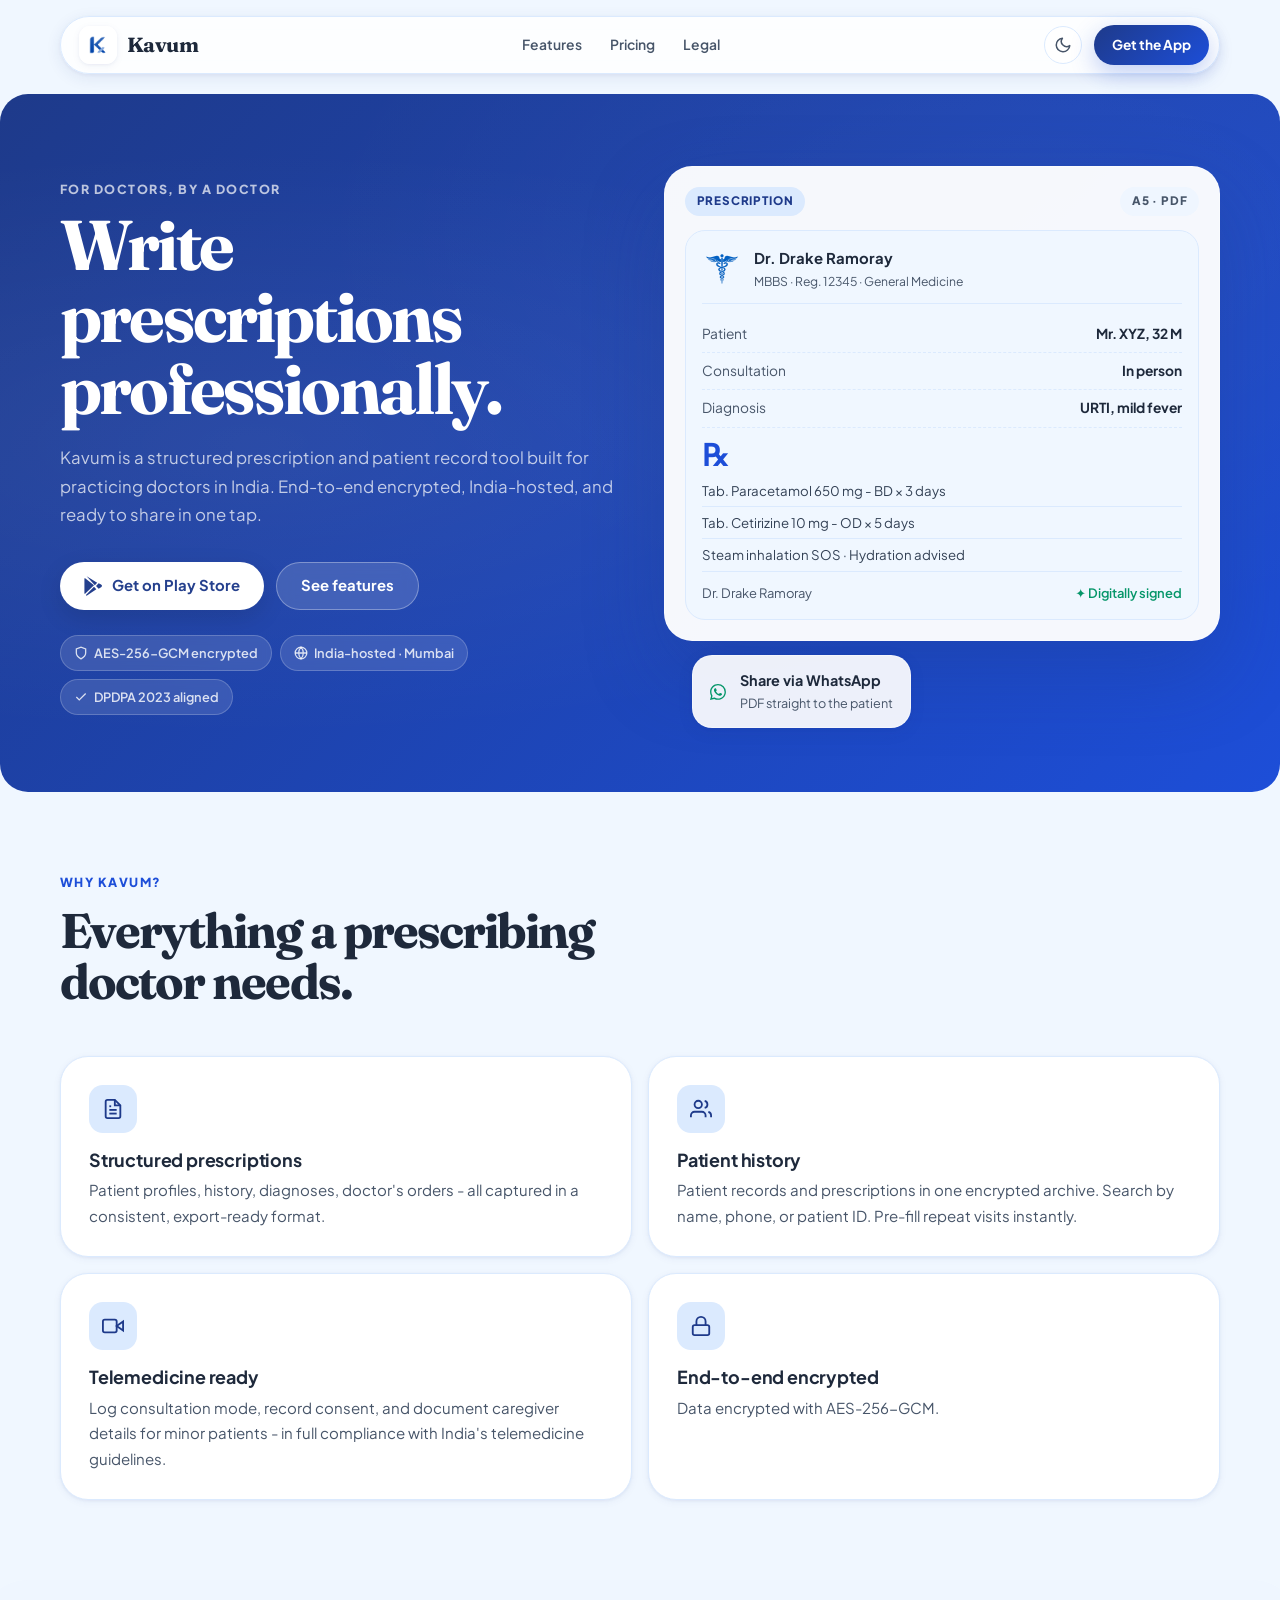
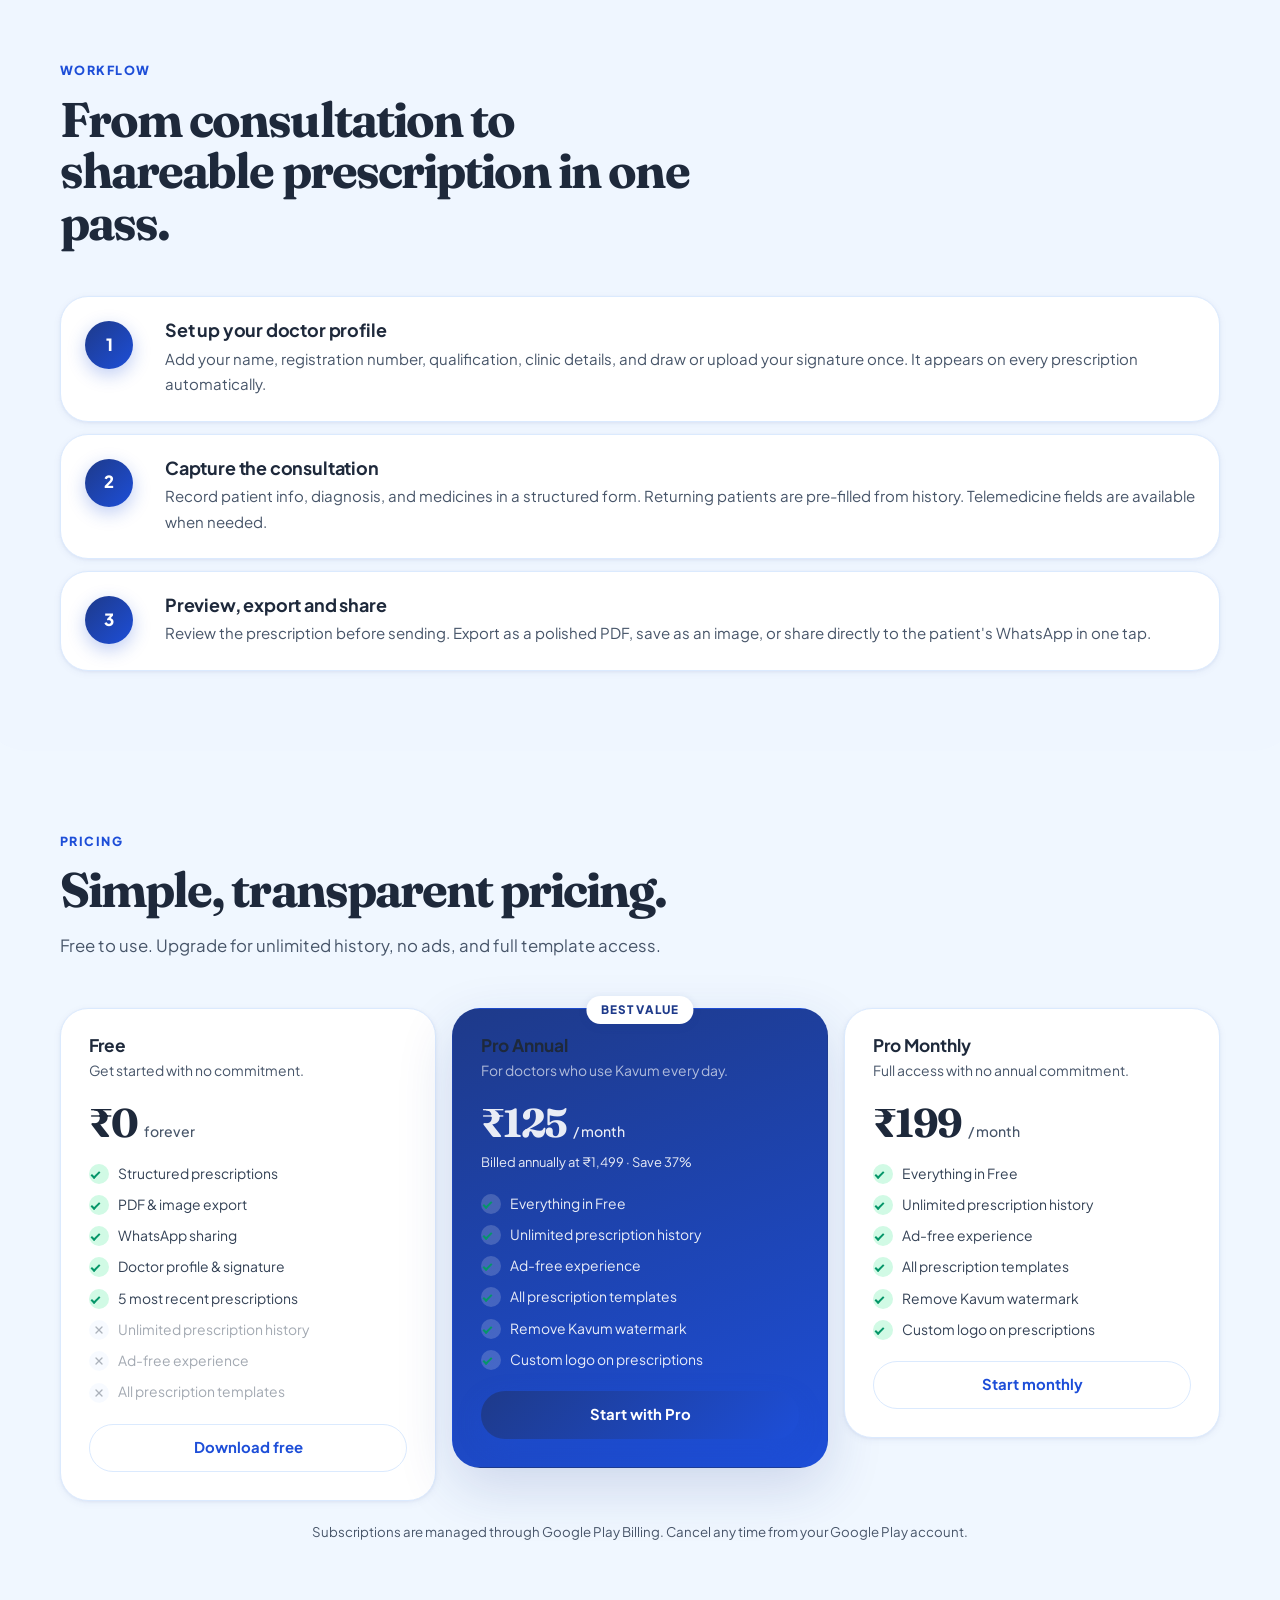
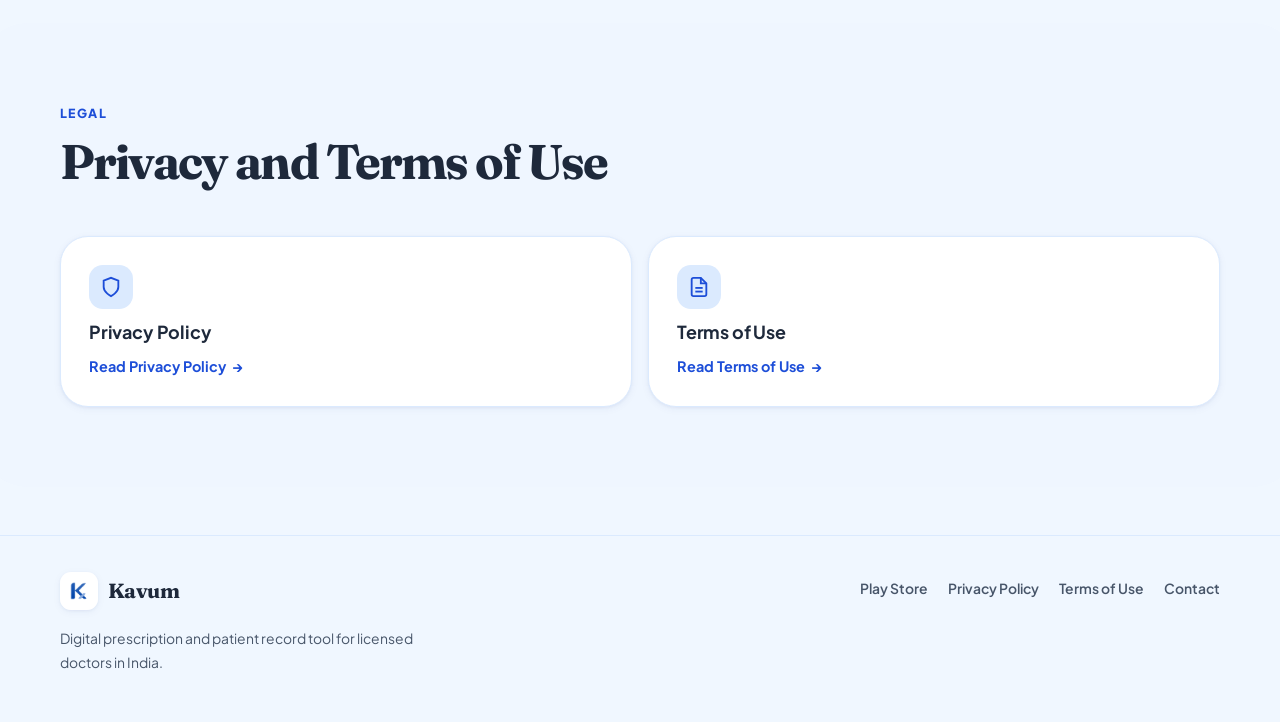
<file: index.html>
<!DOCTYPE html>
<html lang="en-IN">

<head>
  <meta charset="UTF-8">
  <meta name="viewport" content="width=device-width, initial-scale=1.0">
  <title>Kavum | Digital Prescription App for Doctors in India</title>
  <meta name="description"
    content="Kavum is a digital prescription app for doctors in India. Create structured e-prescriptions, manage encrypted patient records, and share prescriptions by WhatsApp or PDF from Android.">
  <meta name="robots" content="index, follow, max-image-preview:large, max-snippet:-1, max-video-preview:-1">
  <meta name="author" content="Dr. Kailas Nath K M">
  <meta name="application-name" content="Kavum">
  <meta name="apple-mobile-web-app-title" content="Kavum">
  <meta name="theme-color" content="#f6f1e8">
  <link rel="icon" type="image/png" href="assets/kavum_light.png">
  <link rel="apple-touch-icon" href="assets/kavum_light.png">
  <meta property="og:type" content="website">
  <meta property="og:url" content="https://kavum.in/">
  <meta property="og:site_name" content="Kavum">
  <meta property="og:locale" content="en_IN">
  <meta property="og:title" content="Kavum | Digital Prescription App for Doctors in India">
  <meta property="og:description" content="Create structured e-prescriptions, manage encrypted patient records, and share prescriptions by WhatsApp or PDF from Android.">
  <meta property="og:image" content="https://kavum.in/assets/app-art.png">
  <meta property="og:image:secure_url" content="https://kavum.in/assets/app-art.png">
  <meta property="og:image:width" content="1024">
  <meta property="og:image:height" content="1024">
  <meta property="og:image:alt" content="Kavum digital prescription app artwork">
  <meta name="twitter:card" content="summary_large_image">
  <meta name="twitter:title" content="Kavum | Digital Prescription App for Doctors in India">
  <meta name="twitter:description" content="Create structured e-prescriptions, manage encrypted patient records, and share prescriptions by WhatsApp or PDF from Android.">
  <meta name="twitter:image" content="https://kavum.in/assets/app-art.png">
  <meta name="twitter:image:alt" content="Kavum digital prescription app artwork">
  <link rel="canonical" href="https://kavum.in/">
  <link rel="alternate" hreflang="en-IN" href="https://kavum.in/">
  <link rel="alternate" hreflang="x-default" href="https://kavum.in/">
  <script type="application/ld+json">
  {
    "@context": "https://schema.org",
    "@graph": [
      {
        "@type": "WebSite",
        "@id": "https://kavum.in/#website",
        "url": "https://kavum.in/",
        "name": "Kavum",
        "description": "Kavum is a digital prescription app for doctors in India.",
        "inLanguage": "en-IN",
        "publisher": {
          "@id": "https://kavum.in/#creator"
        }
      },
      {
        "@type": "Person",
        "@id": "https://kavum.in/#creator",
        "name": "Dr. Kailas Nath K M",
        "url": "https://kavum.in/",
        "email": "mailto:support@kavum.app"
      },
      {
        "@type": "SoftwareApplication",
        "@id": "https://kavum.in/#app",
        "name": "Kavum",
        "alternateName": "Kavum prescription app",
        "description": "Kavum is a prescription and patient records app built for licensed doctors in India. Write structured prescriptions, manage encrypted patient history, and share via WhatsApp or PDF in one tap.",
        "url": "https://kavum.in/",
        "mainEntityOfPage": "https://kavum.in/",
        "applicationCategory": "HealthApplication",
        "applicationSubCategory": "Prescription and patient record software",
        "operatingSystem": "Android",
        "downloadUrl": "https://play.google.com/store/apps/details?id=com.schr_0dinger.presco",
        "installUrl": "https://play.google.com/store/apps/details?id=com.schr_0dinger.presco",
        "image": "https://kavum.in/assets/app-art.png",
        "screenshot": "https://kavum.in/assets/app-art.png",
        "thumbnailUrl": "https://kavum.in/assets/app-art.png",
        "author": {
          "@id": "https://kavum.in/#creator"
        },
        "publisher": {
          "@id": "https://kavum.in/#creator"
        },
        "inLanguage": "en-IN",
        "areaServed": {
          "@type": "Country",
          "name": "India"
        },
        "countriesSupported": [
          "IN"
        ],
        "audience": {
          "@type": "Audience",
          "audienceType": "Licensed doctors in India"
        },
        "isAccessibleForFree": true,
        "offers": [
          {
            "@type": "Offer",
            "name": "Free",
            "price": "0",
            "priceCurrency": "INR"
          },
          {
            "@type": "Offer",
            "name": "Kavum Pro Monthly",
            "price": "199",
            "priceCurrency": "INR",
            "priceSpecification": {
              "@type": "UnitPriceSpecification",
              "price": "199",
              "priceCurrency": "INR",
              "unitCode": "MON"
            }
          },
          {
            "@type": "Offer",
            "name": "Kavum Pro Annual",
            "price": "1499",
            "priceCurrency": "INR",
            "priceSpecification": {
              "@type": "UnitPriceSpecification",
              "price": "1499",
              "priceCurrency": "INR",
              "unitCode": "ANN"
            }
          }
        ],
        "featureList": [
          "Structured digital prescriptions",
          "Encrypted patient records",
          "Telemedicine consultation documentation",
          "WhatsApp prescription sharing",
          "PDF and PNG export",
          "AES-256-GCM end-to-end encryption",
          "Multiple prescription templates",
          "Unlimited prescription history (Pro)"
        ]
      }
    ]
  }
  </script>
  <link rel="preconnect" href="https://fonts.googleapis.com">
  <link rel="preconnect" href="https://fonts.gstatic.com" crossorigin>
  <link
    href="https://fonts.googleapis.com/css2?family=Fraunces:opsz,wght@9..144,600;9..144,700&family=Plus+Jakarta+Sans:wght@400;500;600;700;800&display=swap"
    rel="stylesheet">
  <script>
    (function () { var t = localStorage.getItem('kavum-theme') || (window.matchMedia('(prefers-color-scheme: dark)').matches ? 'dark' : 'light'); document.documentElement.dataset.theme = t; })();
  </script>
  <link rel="stylesheet" href="style.css">
</head>

<body>

  <header class="site-header">
    <a class="brand" href="index.html" aria-label="Kavum home">
      <img class="brand__icon brand__icon--light" src="assets/kavum_light.png" alt="Kavum"><img class="brand__icon brand__icon--dark"  src="assets/kavum_dark.png"  alt="Kavum">
      <span class="brand__name">Kavum</span>
    </a>
    <nav class="site-nav" aria-label="Primary">
      <a href="#features">Features</a>
      <a href="#pricing">Pricing</a>
      <a href="#legal">Legal</a>
    </nav>
    <button class="theme-toggle" id="theme-toggle" aria-label="Toggle dark mode" title="Toggle dark mode">
      <svg class="icon-moon" width="18" height="18" viewBox="0 0 24 24" fill="none" stroke="currentColor"
        stroke-width="2" stroke-linecap="round" stroke-linejoin="round">
        <path d="M21 12.79A9 9 0 1 1 11.21 3 7 7 0 0 0 21 12.79z" />
      </svg>
      <svg class="icon-sun" width="18" height="18" viewBox="0 0 24 24" fill="none" stroke="currentColor"
        stroke-width="2" stroke-linecap="round" stroke-linejoin="round">
        <circle cx="12" cy="12" r="5" />
        <line x1="12" y1="1" x2="12" y2="3" />
        <line x1="12" y1="21" x2="12" y2="23" />
        <line x1="4.22" y1="4.22" x2="5.64" y2="5.64" />
        <line x1="18.36" y1="18.36" x2="19.78" y2="19.78" />
        <line x1="1" y1="12" x2="3" y2="12" />
        <line x1="21" y1="12" x2="23" y2="12" />
        <line x1="4.22" y1="19.78" x2="5.64" y2="18.36" />
        <line x1="18.36" y1="5.64" x2="19.78" y2="4.22" />
      </svg>
    </button>
    <a class="btn btn--primary btn--sm" href="https://play.google.com/store/apps/details?id=com.schr_0dinger.presco"
      target="_blank" rel="noreferrer">Get the App</a>
  </header>

  <main>

    <!-- ── HERO ────────────────────────────────────────────── -->
    <section class="hero">
      <div class="wrap hero__inner">
        <div class="hero__copy">
          <p class="eyebrow">For Doctors, By a Doctor</p>
          <h1>Write prescriptions professionally.</h1>
          <p class="hero__lede">
            Kavum is a structured prescription and patient record tool built for practicing doctors in India. End-to-end
            encrypted, India-hosted, and ready to share in one tap.
          </p>
          <div class="hero__actions">
            <a class="btn btn--white" href="https://play.google.com/store/apps/details?id=com.schr_0dinger.presco"
              target="_blank" rel="noreferrer">
              <svg width="20" height="20" viewBox="0 0 24 24" fill="currentColor" aria-hidden="true">
                <path
                  d="M3.18 23.76a2 2 0 0 1-.86-.85L12 13l2.83 2.83L3.18 23.76ZM1 2.34A2 2 0 0 0 .5 3.5v17a2 2 0 0 0 .5 1.16L12 11 1 2.34ZM20.49 10.26l-2.89-1.64L14.42 12l3.17 3.17 2.9-1.64A2.02 2.02 0 0 0 20.49 10.26ZM3.18.24 15.83 8.17 13 11 3.18.24Z" />
              </svg>
              Get on Play Store
            </a>
            <a class="btn btn--ghost-white" href="#features">See features</a>
          </div>
          <ul class="trust-pills" aria-label="Trust signals">
            <li>
              <svg width="14" height="14" viewBox="0 0 24 24" fill="none" stroke="currentColor" stroke-width="2.2"
                aria-hidden="true">
                <path d="M12 22s8-4 8-10V5l-8-3-8 3v7c0 6 8 10 8 10z" />
              </svg>
              AES-256-GCM encrypted
            </li>
            <li>
              <svg width="14" height="14" viewBox="0 0 24 24" fill="none" stroke="currentColor" stroke-width="2.2"
                aria-hidden="true">
                <circle cx="12" cy="12" r="10" />
                <path
                  d="M2 12h20M12 2a15.3 15.3 0 0 1 4 10 15.3 15.3 0 0 1-4 10 15.3 15.3 0 0 1-4-10 15.3 15.3 0 0 1 4-10z" />
              </svg>
              India-hosted · Mumbai
            </li>
            <li>
              <svg width="14" height="14" viewBox="0 0 24 24" fill="none" stroke="currentColor" stroke-width="2.2"
                aria-hidden="true">
                <polyline points="20 6 9 17 4 12" />
              </svg>
              DPDPA 2023 aligned
            </li>
          </ul>
        </div>

        <div class="hero__visual" aria-hidden="true">
          <div class="rx-card">
            <div class="rx-card__bar">
              <span class="pill pill--accent">PRESCRIPTION</span>
              <span class="pill pill--muted">A5 · PDF</span>
            </div>
            <div class="rx-sheet">
              <div class="rx-sheet__head">
                <img src="assets/cad.png" alt="">
                <div>
                  <strong>Dr. Drake Ramoray</strong>
                  <span>MBBS · Reg. 12345 · General Medicine</span>
                </div>
              </div>
              <div class="rx-sheet__row">
                <span>Patient</span>
                <strong>Mr. XYZ, 32 M</strong>
              </div>
              <div class="rx-sheet__row">
                <span>Consultation</span>
                <strong>In person</strong>
              </div>
              <div class="rx-sheet__row">
                <span>Diagnosis</span>
                <strong>URTI, mild fever</strong>
              </div>
              <div class="rx-symbol">℞</div>
              <ul class="rx-meds">
                <li>Tab. Paracetamol 650 mg - BD × 3 days</li>
                <li>Tab. Cetirizine 10 mg - OD × 5 days</li>
                <li>Steam inhalation SOS · Hydration advised</li>
              </ul>
              <div class="rx-footer">
                <span>Dr. Drake Ramoray</span>
                <span class="rx-sig">✦ Digitally signed</span>
              </div>
            </div>
          </div>
          <div class="hero-badge">
            <svg xmlns="http://www.w3.org/2000/svg" width="16" height="16" fill="currentColor" class="bi bi-whatsapp"
              viewBox="0 0 16 16">
              <path
                d="M13.601 2.326A7.85 7.85 0 0 0 7.994 0C3.627 0 .068 3.558.064 7.926c0 1.399.366 2.76 1.057 3.965L0 16l4.204-1.102a7.9 7.9 0 0 0 3.79.965h.004c4.368 0 7.926-3.558 7.93-7.93A7.9 7.9 0 0 0 13.6 2.326zM7.994 14.521a6.6 6.6 0 0 1-3.356-.92l-.24-.144-2.494.654.666-2.433-.156-.251a6.56 6.56 0 0 1-1.007-3.505c0-3.626 2.957-6.584 6.591-6.584a6.56 6.56 0 0 1 4.66 1.931 6.56 6.56 0 0 1 1.928 4.66c-.004 3.639-2.961 6.592-6.592 6.592m3.615-4.934c-.197-.099-1.17-.578-1.353-.646-.182-.065-.315-.099-.445.099-.133.197-.513.646-.627.775-.114.133-.232.148-.43.05-.197-.1-.836-.308-1.592-.985-.59-.525-.985-1.175-1.103-1.372-.114-.198-.011-.304.088-.403.087-.088.197-.232.296-.346.1-.114.133-.198.198-.33.065-.134.034-.248-.015-.347-.05-.099-.445-1.076-.612-1.47-.16-.389-.323-.335-.445-.34-.114-.007-.247-.007-.38-.007a.73.73 0 0 0-.529.247c-.182.198-.691.677-.691 1.654s.71 1.916.81 2.049c.098.133 1.394 2.132 3.383 2.992.47.205.84.326 1.129.418.475.152.904.129 1.246.08.38-.058 1.171-.48 1.338-.943.164-.464.164-.86.114-.943-.049-.084-.182-.133-.38-.232" />
            </svg>
            <div>
              <strong>Share via WhatsApp</strong>
              <span>PDF straight to the patient</span>
            </div>
          </div>
        </div>
      </div>
    </section>

    <!-- ── FEATURES ───────────────────────────────────────── -->
    <section class="section" id="features">
      <div class="wrap">
        <div class="section-head">
          <p class="eyebrow eyebrow--ink">Why Kavum?</p>
          <h2>Everything a prescribing doctor needs.</h2>
        </div>
        <div class="feature-grid">
          <article class="feature-card">
            <div class="feature-card__icon">
              <svg width="22" height="22" viewBox="0 0 24 24" fill="none" stroke="currentColor" stroke-width="2"
                aria-hidden="true">
                <path d="M14 2H6a2 2 0 0 0-2 2v16a2 2 0 0 0 2 2h12a2 2 0 0 0 2-2V8z" />
                <polyline points="14 2 14 8 20 8" />
                <line x1="16" y1="13" x2="8" y2="13" />
                <line x1="16" y1="17" x2="8" y2="17" />
                <polyline points="10 9 9 9 8 9" />
              </svg>
            </div>
            <h3>Structured prescriptions</h3>
            <p>Patient profiles, history, diagnoses, doctor's orders - all captured in a consistent, export-ready format.</p>
          </article>
          <article class="feature-card">
            <div class="feature-card__icon">
              <svg width="22" height="22" viewBox="0 0 24 24" fill="none" stroke="currentColor" stroke-width="2"
                aria-hidden="true">
                <path d="M17 21v-2a4 4 0 0 0-4-4H5a4 4 0 0 0-4 4v2" />
                <circle cx="9" cy="7" r="4" />
                <path d="M23 21v-2a4 4 0 0 0-3-3.87" />
                <path d="M16 3.13a4 4 0 0 1 0 7.75" />
              </svg>
            </div>
            <h3>Patient history</h3>
            <p>Patient records and prescriptions in one encrypted archive. Search by name, phone, or patient ID.
              Pre-fill repeat visits instantly.</p>
          </article>
          <article class="feature-card">
            <div class="feature-card__icon">
              <svg width="22" height="22" viewBox="0 0 24 24" fill="none" stroke="currentColor" stroke-width="2"
                aria-hidden="true">
                <polygon points="23 7 16 12 23 17 23 7" />
                <rect x="1" y="5" width="15" height="14" rx="2" ry="2" />
              </svg>
            </div>
            <h3>Telemedicine ready</h3>
            <p>Log consultation mode, record consent, and document caregiver details for minor patients - in full
              compliance with India's telemedicine guidelines.</p>
          </article>
          <article class="feature-card">
            <div class="feature-card__icon">
              <svg width="22" height="22" viewBox="0 0 24 24" fill="none" stroke="currentColor" stroke-width="2"
                aria-hidden="true">
                <rect x="3" y="11" width="18" height="11" rx="2" ry="2" />
                <path d="M7 11V7a5 5 0 0 1 10 0v4" />
              </svg>
            </div>
            <h3>End-to-end encrypted</h3>
            <p>Data encrypted with AES-256-GCM.</p>
          </article>
        </div>
      </div>
    </section>

    <!-- ── WORKFLOW ───────────────────────────────────────── -->
    <section class="section section--alt">
      <div class="wrap">
        <div class="section-head">
          <p class="eyebrow eyebrow--ink">Workflow</p>
          <h2>From consultation to shareable prescription in one pass.</h2>
        </div>
        <ol class="steps" aria-label="How it works">
          <li class="step">
            <span class="step__num" aria-hidden="true">1</span>
            <div>
              <h3>Set up your doctor profile</h3>
              <p>Add your name, registration number, qualification, clinic details, and draw or upload your signature
                once. It appears on every prescription automatically.</p>
            </div>
          </li>
          <li class="step">
            <span class="step__num" aria-hidden="true">2</span>
            <div>
              <h3>Capture the consultation</h3>
              <p>Record patient info, diagnosis, and medicines in a structured form. Returning patients are
                pre-filled from history. Telemedicine fields are available when needed.</p>
            </div>
          </li>
          <li class="step"> 
            <span class="step__num" aria-hidden="true">3</span>
            <div>
              <h3>Preview, export and share</h3>
              <p>Review the prescription before sending. Export as a polished PDF, save as an image, or share directly
                to the patient's WhatsApp in one tap.</p>
            </div>
          </li>
        </ol>
      </div>
    </section>

    <!-- ── PRICING ────────────────────────────────────────── -->
    <section class="section" id="pricing">
      <div class="wrap">
        <div class="section-head">
          <p class="eyebrow eyebrow--ink">Pricing</p>
          <h2>Simple, transparent pricing.</h2>
          <p class="section-head__sub">Free to use. Upgrade for unlimited history, no ads, and full template access.</p>
        </div>
        <div class="pricing-grid">
          <article class="pricing-card">
            <div class="pricing-card__head">
              <h3>Free</h3>
              <p>Get started with no commitment.</p>
            </div>
            <div class="pricing-card__price">
              <span class="price-amount">₹0</span>
              <span class="price-period">forever</span>
            </div>
            <ul class="pricing-card__features">
              <li class="feat feat--yes">Structured prescriptions</li>
              <li class="feat feat--yes">PDF &amp; image export</li>
              <li class="feat feat--yes">WhatsApp sharing</li>
              <li class="feat feat--yes">Doctor profile &amp; signature</li>
              <li class="feat feat--yes">5 most recent prescriptions</li>
              <li class="feat feat--no">Unlimited prescription history</li>
              <li class="feat feat--no">Ad-free experience</li>
              <li class="feat feat--no">All prescription templates</li>
            </ul>
            <a class="btn btn--outline btn--full"
              href="https://play.google.com/store/apps/details?id=com.schr_0dinger.presco" target="_blank"
              rel="noreferrer">Download free</a>
          </article>

          <article class="pricing-card pricing-card--pro">
            <div class="pricing-card__badge">Best value</div>
            <div class="pricing-card__head">
              <h3>Pro Annual</h3>
              <p>For doctors who use Kavum every day.</p>
            </div>
            <div class="pricing-card__price">
              <span class="price-amount">₹125</span>
              <span class="price-period">/ month</span>
            </div>
            <p class="price-billed">Billed annually at ₹1,499 · Save 37%</p>
            <ul class="pricing-card__features">
              <li class="feat feat--yes">Everything in Free</li>
              <li class="feat feat--yes">Unlimited prescription history</li>
              <li class="feat feat--yes">Ad-free experience</li>
              <li class="feat feat--yes">All prescription templates</li>
              <li class="feat feat--yes">Remove Kavum watermark</li>
              <li class="feat feat--yes">Custom logo on prescriptions</li>
            </ul>
            <a class="btn btn--primary btn--full"
              href="https://play.google.com/store/apps/details?id=com.schr_0dinger.presco" target="_blank"
              rel="noreferrer">Start with Pro</a>
          </article>

          <article class="pricing-card">
            <div class="pricing-card__head">
              <h3>Pro Monthly</h3>
              <p>Full access with no annual commitment.</p>
            </div>
            <div class="pricing-card__price">
              <span class="price-amount">₹199</span>
              <span class="price-period">/ month</span>
            </div>
            <ul class="pricing-card__features">
              <li class="feat feat--yes">Everything in Free</li>
              <li class="feat feat--yes">Unlimited prescription history</li>
              <li class="feat feat--yes">Ad-free experience</li>
              <li class="feat feat--yes">All prescription templates</li>
              <li class="feat feat--yes">Remove Kavum watermark</li>
              <li class="feat feat--yes">Custom logo on prescriptions</li>
            </ul>
            <a class="btn btn--outline btn--full"
              href="https://play.google.com/store/apps/details?id=com.schr_0dinger.presco" target="_blank"
              rel="noreferrer">Start monthly</a>
          </article>
        </div>
        <p class="pricing-note">Subscriptions are managed through Google Play Billing. Cancel any time from your Google
          Play account.</p>
      </div>
    </section>

    <!-- ── LEGAL ──────────────────────────────────────────── -->
    <section class="section section--alt" id="legal">
      <div class="wrap">
        <div class="section-head">
          <p class="eyebrow eyebrow--ink">Legal</p>
          <h2>Privacy and Terms of Use</h2>
        </div>
        <div class="legal-link-grid">
          <article class="legal-link-card">
            <div class="legal-link-card__icon">
              <svg width="22" height="22" viewBox="0 0 24 24" fill="none" stroke="currentColor" stroke-width="2"
                aria-hidden="true">
                <path d="M12 22s8-4 8-10V5l-8-3-8 3v7c0 6 8 10 8 10z" />
              </svg>
            </div>
            <h3>Privacy Policy</h3>
            <a class="text-link" href="privacy.html">Read Privacy Policy</a>
          </article>
          <article class="legal-link-card">
            <div class="legal-link-card__icon">
              <svg width="22" height="22" viewBox="0 0 24 24" fill="none" stroke="currentColor" stroke-width="2"
                aria-hidden="true">
                <path d="M14 2H6a2 2 0 0 0-2 2v16a2 2 0 0 0 2 2h12a2 2 0 0 0 2-2V8z" />
                <polyline points="14 2 14 8 20 8" />
                <line x1="16" y1="13" x2="8" y2="13" />
                <line x1="16" y1="17" x2="8" y2="17" />
              </svg>
            </div>
            <h3>Terms of Use</h3>
            <a class="text-link" href="terms.html">Read Terms of Use</a>
          </article>
        </div>
      </div>
    </section>

  </main>

  <footer class="site-footer">
    <div class="wrap site-footer__inner">
      <div class="site-footer__brand">
        <a class="brand" href="index.html">
          <img class="brand__icon brand__icon--light" src="assets/kavum_light.png" alt="Kavum"><img class="brand__icon brand__icon--dark"  src="assets/kavum_dark.png"  alt="Kavum">
          <span class="brand__name">Kavum</span>
        </a>
        <p>Digital prescription and patient record tool for licensed doctors in India.</p>
      </div>
      <nav class="site-footer__links" aria-label="Footer">
        <a href="https://play.google.com/store/apps/details?id=com.schr_0dinger.presco" target="_blank"
          rel="noreferrer">Play Store</a>
        <a href="privacy.html">Privacy Policy</a>
        <a href="terms.html">Terms of Use</a>
        <a href="mailto:support@kavum.app">Contact</a>
      </nav>
    </div>
  </footer>

  <script>
    (function () {
      var html = document.documentElement;
      var btn = document.getElementById('theme-toggle');
      btn.addEventListener('click', function () {
        var next = html.dataset.theme === 'dark' ? 'light' : 'dark';
        html.dataset.theme = next;
        localStorage.setItem('kavum-theme', next);
      });
      window.matchMedia('(prefers-color-scheme: dark)').addEventListener('change', function (e) {
        if (!localStorage.getItem('kavum-theme')) { html.dataset.theme = e.matches ? 'dark' : 'light'; }
      });
    })();
  </script>
</body>

</html>
</file>
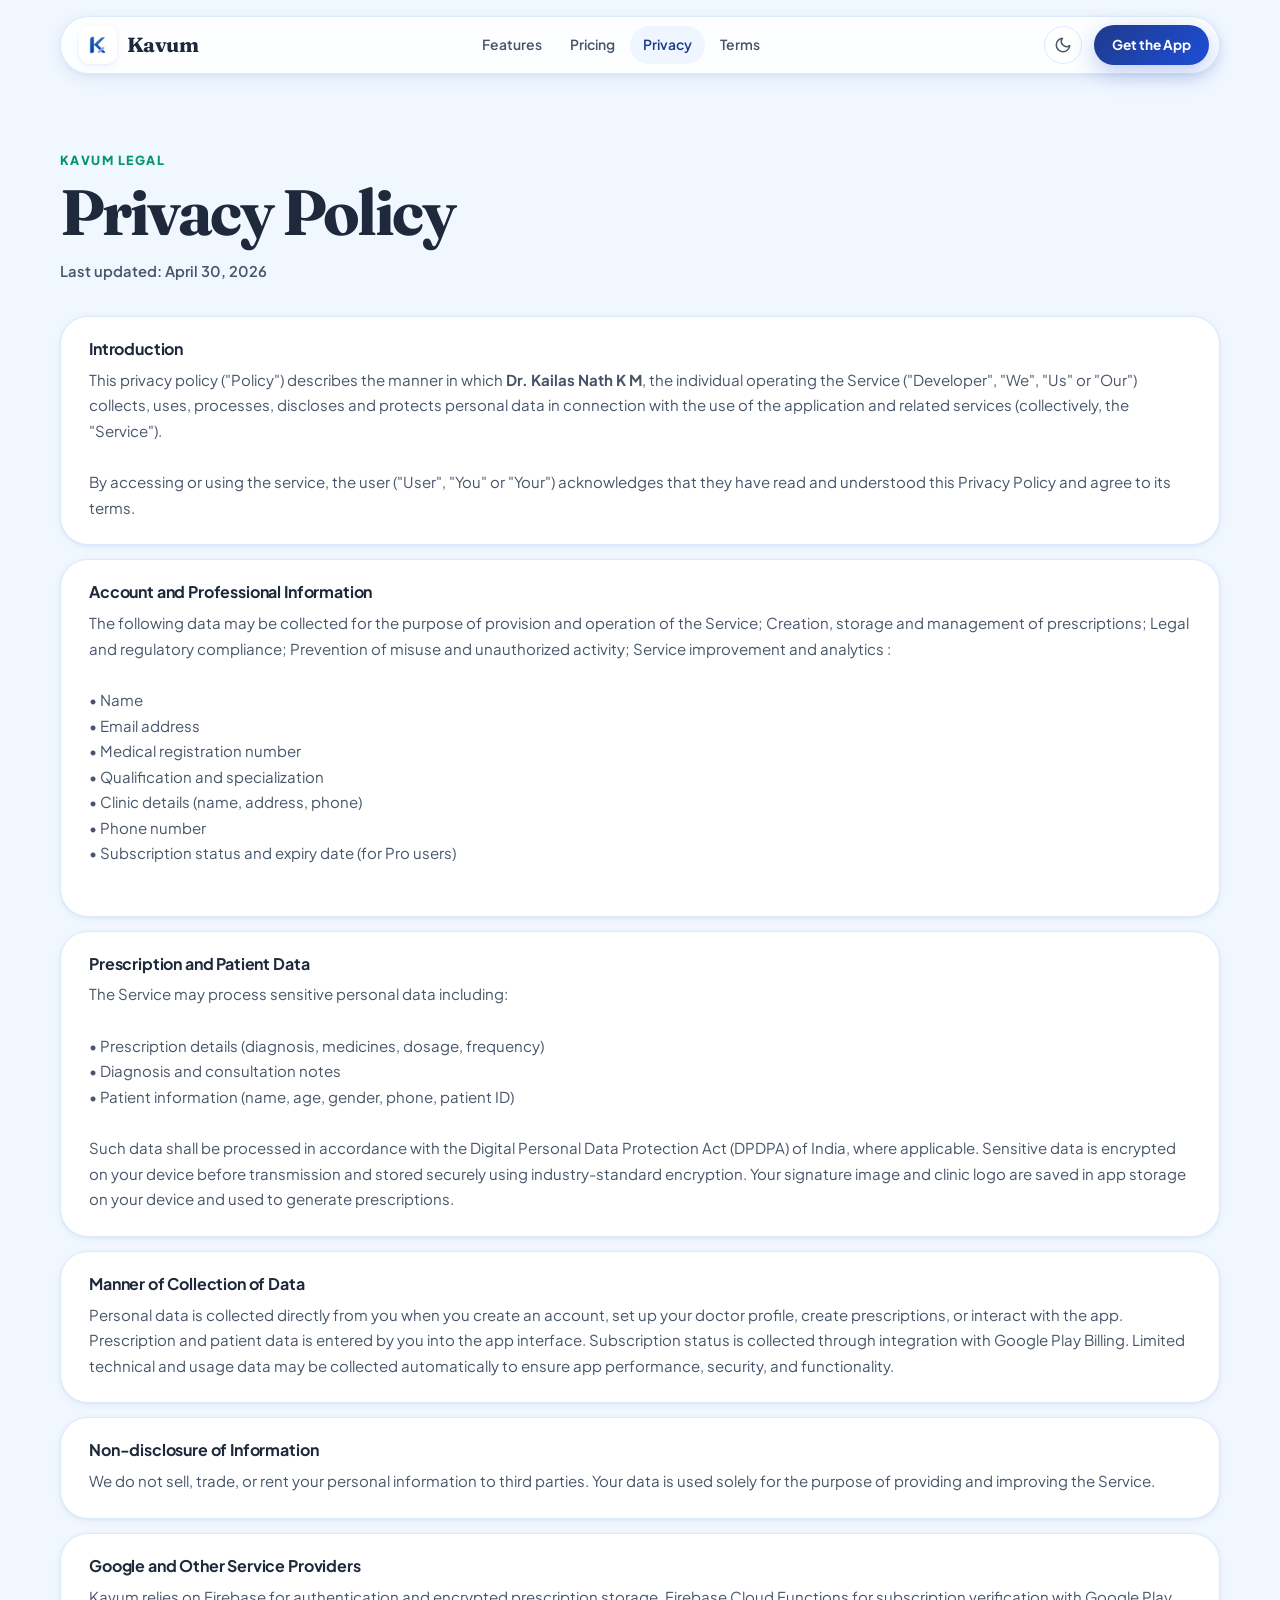
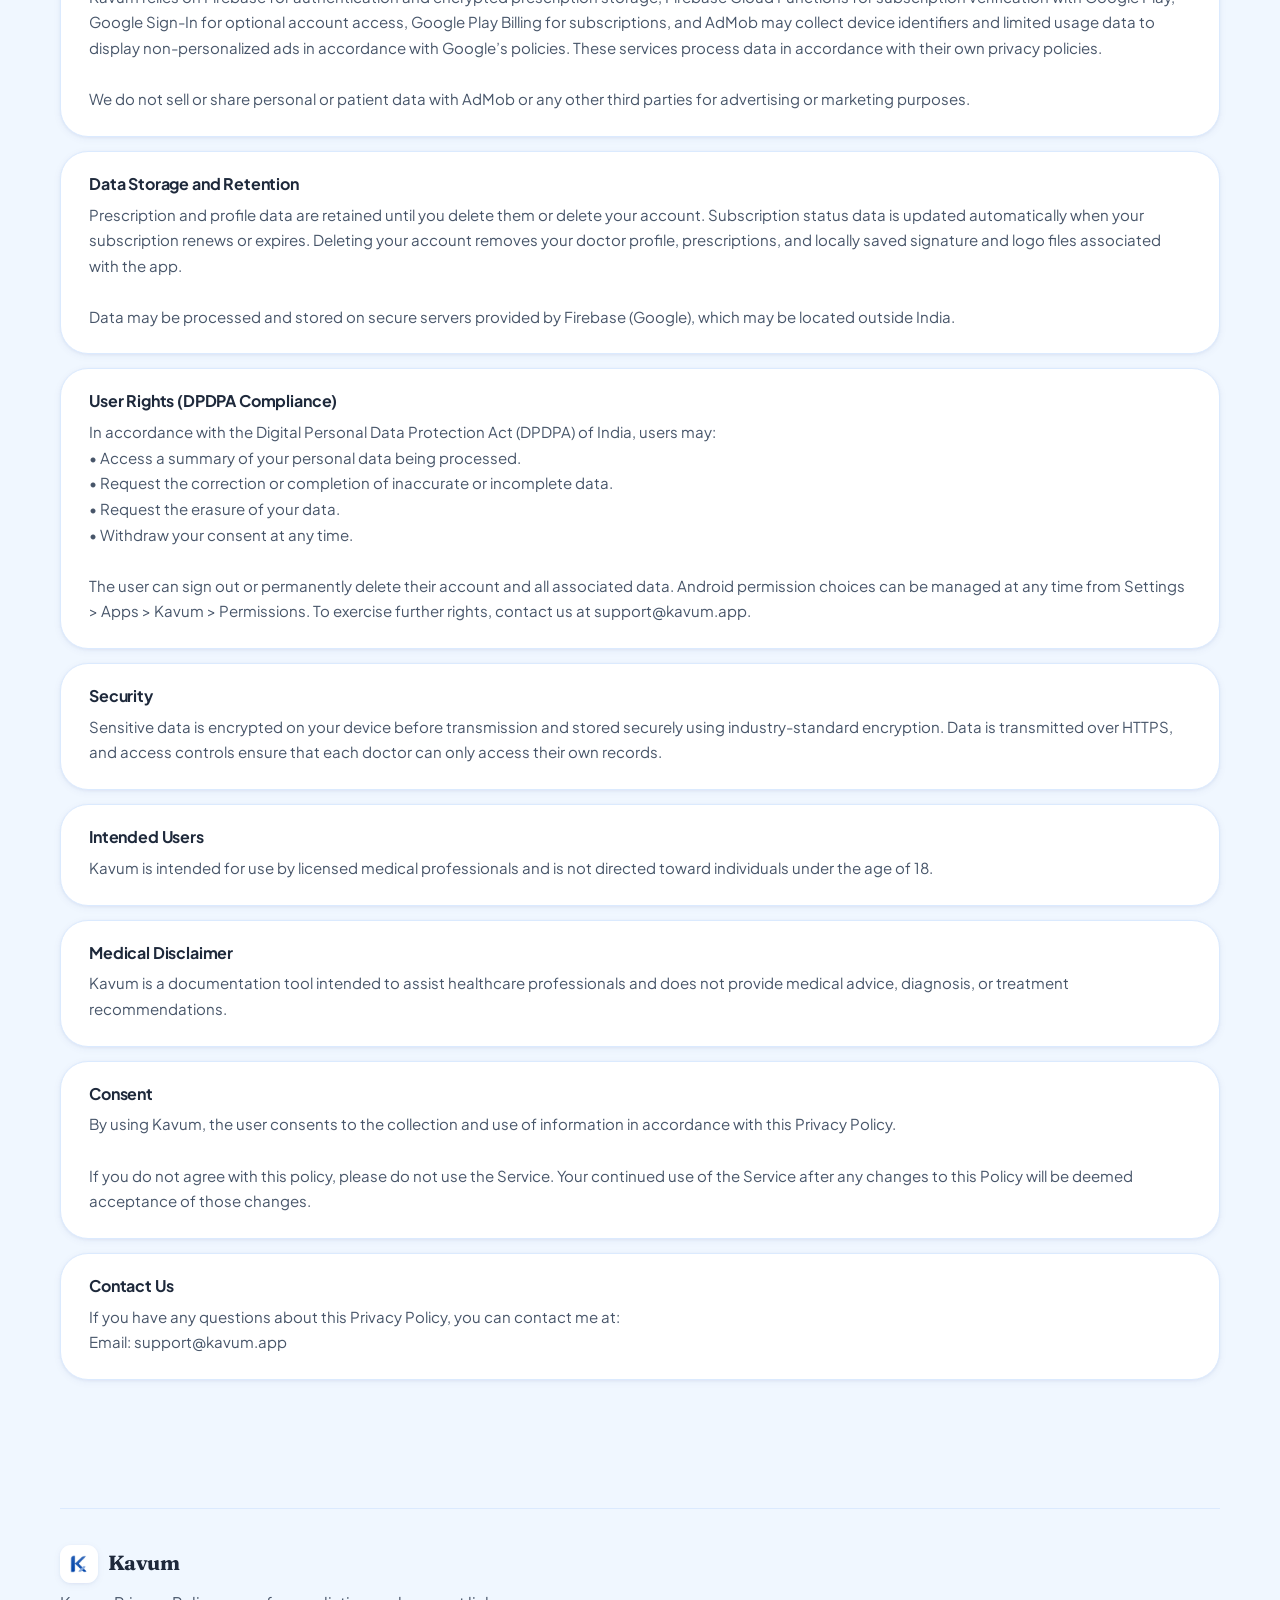
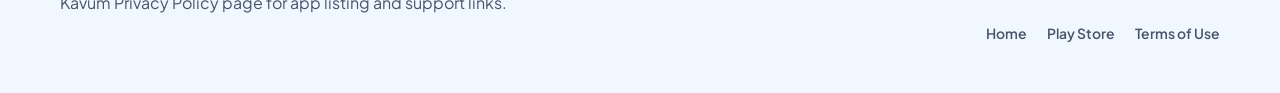
<file: privacy.html>
<!DOCTYPE html>
<html lang="en-IN">

<head>
  <meta charset="UTF-8">
  <meta name="viewport" content="width=device-width, initial-scale=1.0">
  <title>Kavum Privacy Policy | Prescription App for Doctors</title>
  <meta name="description" content="Read the Kavum privacy policy for the digital prescription app built for doctors in India, including patient data handling, security, and service terms.">
  <meta name="robots" content="index, follow, max-image-preview:large, max-snippet:-1, max-video-preview:-1">
  <meta name="author" content="Dr. Kailas Nath K M">
  <meta name="application-name" content="Kavum">
  <meta name="theme-color" content="#f6f1e8">
  <link rel="icon" type="image/png" href="assets/kavum_light.png">
  <link rel="apple-touch-icon" href="assets/kavum_light.png">
  <meta property="og:type" content="website">
  <meta property="og:url" content="https://kavum.in/privacy.html">
  <meta property="og:site_name" content="Kavum">
  <meta property="og:locale" content="en_IN">
  <meta property="og:title" content="Kavum Privacy Policy | Prescription App for Doctors">
  <meta property="og:description" content="Read how Kavum handles patient data, security, and privacy for doctors using the app in India.">
  <meta property="og:image" content="https://kavum.in/assets/app-art.png">
  <meta property="og:image:secure_url" content="https://kavum.in/assets/app-art.png">
  <meta property="og:image:width" content="1024">
  <meta property="og:image:height" content="1024">
  <meta property="og:image:alt" content="Kavum digital prescription app artwork">
  <meta name="twitter:card" content="summary_large_image">
  <meta name="twitter:title" content="Kavum Privacy Policy | Prescription App for Doctors">
  <meta name="twitter:description" content="Read how Kavum handles patient data, security, and privacy for doctors using the app in India.">
  <meta name="twitter:image" content="https://kavum.in/assets/app-art.png">
  <meta name="twitter:image:alt" content="Kavum digital prescription app artwork">
  <link rel="canonical" href="https://kavum.in/privacy.html">
  <link rel="alternate" hreflang="en-IN" href="https://kavum.in/privacy.html">
  <link rel="alternate" hreflang="x-default" href="https://kavum.in/privacy.html">
  <script type="application/ld+json">
  {
    "@context": "https://schema.org",
    "@type": "WebPage",
    "@id": "https://kavum.in/privacy.html#webpage",
    "url": "https://kavum.in/privacy.html",
    "name": "Kavum Privacy Policy",
    "description": "Privacy Policy for Kavum, the digital prescription app for doctors in India.",
    "inLanguage": "en-IN",
    "isPartOf": {
      "@type": "WebSite",
      "@id": "https://kavum.in/#website",
      "url": "https://kavum.in/",
      "name": "Kavum"
    },
    "about": {
      "@type": "SoftwareApplication",
      "@id": "https://kavum.in/#app",
      "name": "Kavum"
    },
    "author": {
      "@type": "Person",
      "name": "Dr. Kailas Nath K M"
    }
  }
  </script>
  <link rel="preconnect" href="https://fonts.googleapis.com">
  <link rel="preconnect" href="https://fonts.gstatic.com" crossorigin>
  <link
    href="https://fonts.googleapis.com/css2?family=Fraunces:opsz,wght@9..144,600;9..144,700&family=Plus+Jakarta+Sans:wght@400;500;600;700;800&display=swap"
    rel="stylesheet">
  <script>
    (function () { var t = localStorage.getItem('kavum-theme') || (window.matchMedia('(prefers-color-scheme: dark)').matches ? 'dark' : 'light'); document.documentElement.dataset.theme = t; })();
  </script>
  <link rel="stylesheet" href="style.css">
</head>

<body class="site-policy">
  <div class="page-shell">
    <header class="site-header">
      <a class="brand" href="index.html" aria-label="Kavum home">
        <img class="brand__icon brand__icon--light" src="assets/kavum_light.png" alt="Kavum"><img
          class="brand__icon brand__icon--dark" src="assets/kavum_dark.png" alt="Kavum">
        <span class="brand__name">Kavum</span>
      </a>
      <nav class="site-nav" aria-label="Primary">
        <a href="index.html#features">Features</a>
        <a href="index.html#pricing">Pricing</a>
        <a href="privacy.html" aria-current="page">Privacy</a>
        <a href="terms.html">Terms</a>
      </nav>
      <button class="theme-toggle" id="theme-toggle" aria-label="Toggle dark mode" title="Toggle dark mode">
        <svg class="icon-moon" width="18" height="18" viewBox="0 0 24 24" fill="none" stroke="currentColor"
          stroke-width="2" stroke-linecap="round" stroke-linejoin="round">
          <path d="M21 12.79A9 9 0 1 1 11.21 3 7 7 0 0 0 21 12.79z" />
        </svg>
        <svg class="icon-sun" width="18" height="18" viewBox="0 0 24 24" fill="none" stroke="currentColor"
          stroke-width="2" stroke-linecap="round" stroke-linejoin="round">
          <circle cx="12" cy="12" r="5" />
          <line x1="12" y1="1" x2="12" y2="3" />
          <line x1="12" y1="21" x2="12" y2="23" />
          <line x1="4.22" y1="4.22" x2="5.64" y2="5.64" />
          <line x1="18.36" y1="18.36" x2="19.78" y2="19.78" />
          <line x1="1" y1="12" x2="3" y2="12" />
          <line x1="21" y1="12" x2="23" y2="12" />
          <line x1="4.22" y1="19.78" x2="5.64" y2="18.36" />
          <line x1="18.36" y1="5.64" x2="19.78" y2="4.22" />
        </svg>
      </button>
      <a class="btn btn--primary btn--sm" href="https://play.google.com/store/apps/details?id=com.schr_0dinger.presco"
        target="_blank" rel="noreferrer">Get the App</a>
    </header>

    <main class="legal-page">
      <section class="legal-hero">
        <p class="eyebrow">Kavum legal</p>
        <h1>Privacy Policy</h1>
        <p class="legal-updated">Last updated: April 30, 2026</p>
      </section>

      <section class="legal-card-list">
        <article class="legal-card">
          <h2>Introduction</h2>
          <p>This privacy policy ("Policy") describes the manner in which <strong>Dr. Kailas Nath K M</strong>, the
            individual operating the Service ("Developer", "We", "Us" or "Our") collects, uses, processes, discloses and protects personal data in connection
            with the use of the application and related services (collectively, the "Service").</p>
          <br>
          <p>By accessing or using the service, the user ("User", "You" or "Your") acknowledges that they have read and
            understood this Privacy Policy and agree to its terms.</p>
        </article>
        <article class="legal-card">
          <h2>Account and Professional Information</h2>
          <p>The following data may be collected for the purpose of provision and operation of the Service; Creation,
            storage and management of prescriptions; Legal and regulatory compliance; Prevention of misuse and
            unauthorized activity; Service improvement and analytics :</p>
          <p>
            <br>• Name
            <br>• Email address
            <br>• Medical registration number
            <br>• Qualification and specialization
            <br>• Clinic details (name, address, phone)
            <br>• Phone number
            <br>• Subscription status and expiry date (for Pro users)
          </p>
          <br>
        </article>
        <article class="legal-card">
          <h2>Prescription and Patient Data</h2>
          <p>The Service may process sensitive personal data including: </p>
          <p>
            <br>• Prescription details (diagnosis, medicines, dosage, frequency)
            <br>• Diagnosis and consultation notes
            <br>• Patient information (name, age, gender, phone, patient ID)
          </p><br>
          <p>Such data shall be processed in accordance with the Digital Personal Data Protection Act (DPDPA) of India, where applicable. Sensitive data is encrypted on your device before transmission and stored securely using industry-standard encryption. Your signature image and clinic logo are saved in app storage on your device and used to generate prescriptions.
          </p>
        </article>

        <article class="legal-card">
          <h2>Manner of Collection of Data</h2>
          <p>
            Personal data is collected directly from you when you create an account, set up your doctor profile, create prescriptions, or interact with the app. Prescription and patient data is entered by you into the app interface. Subscription status is collected through integration with Google Play Billing. Limited technical and usage data may be collected automatically to ensure app performance, security, and functionality.
          </p>
        </article>
        <article class="legal-card">
          <h2>Non-disclosure of Information</h2>
          <p>
            We do not sell, trade, or rent your personal information to third parties. Your data is used solely for the purpose of providing and improving the Service.
          </p>
        </article>

        <article class="legal-card">
          <h2>Google and Other Service Providers</h2>
          <p>
            Kavum relies on Firebase for authentication and encrypted prescription
            storage, Firebase Cloud Functions for subscription verification with Google
            Play, Google Sign-In for optional account access, Google Play Billing for
            subscriptions, and AdMob may collect device identifiers and limited usage data to display non-personalized ads in accordance with Google’s policies. These services process data in accordance with their own
            privacy policies.
            <br><br>
            We do not sell or share personal or patient data with AdMob or any other
            third parties for advertising or marketing purposes.
          </p>
        </article>

        <article class="legal-card">
          <h2>Data Storage and Retention</h2>
          <p>
            Prescription and profile data are retained until you delete them or
            delete your account. Subscription status data is updated automatically
            when your subscription renews or expires. Deleting your account removes
            your doctor profile, prescriptions, and locally saved signature and logo
            files associated with the app.
          </p><br>
          <p>Data may be processed and stored on secure servers provided by Firebase (Google), which may be located outside India.</p>
        </article>

        <article class="legal-card">
          <h2>User Rights (DPDPA Compliance)</h2>
          <p>
            In accordance with the Digital Personal Data Protection Act (DPDPA) of India, users may:
            <br>• Access a summary of your personal data being processed.
            <br>• Request the correction or completion of inaccurate or incomplete data.
            <br>• Request the erasure of your data.
            <br>• Withdraw your consent at any time.
            <br><br>The user can sign out or permanently delete their account and
            all associated data. Android permission choices can be managed at any time
            from Settings > Apps > Kavum > Permissions. To exercise further rights,
            contact us at support@kavum.app.
          </p>
        </article>

        <article class="legal-card">
          <h2>Security</h2>
          <p>
            Sensitive data is encrypted on your device before transmission and stored securely using industry-standard encryption. Data is
            transmitted over HTTPS, and access controls ensure that each doctor can
            only access their own records.
          </p>
        </article>

        <article class="legal-card">
          <h2>Intended Users</h2>
          <p>
            Kavum is intended for use by licensed medical professionals and is not directed toward individuals under the age of 18.
          </p>
        </article>
        <article class="legal-card">
          <h2>Medical Disclaimer</h2>
          <p>
            Kavum is a documentation tool intended to assist healthcare professionals and does not provide medical advice, diagnosis, or treatment recommendations.
          </p>
        </article>

        <article class="legal-card">
          <h2>Consent</h2>
          <p>
            By using Kavum, the user consents to the collection and use of information in
            accordance with this Privacy Policy.
          </p><br>
          <p>
            If you do not agree with this policy, please do not use the Service. Your
            continued use of the Service after any changes to this Policy will be
            deemed acceptance of those changes.
          </p>
        </article>

        <article class="legal-card">
          <h2>Contact Us</h2>
          <p>
            If you have any questions about this Privacy Policy, you can contact me at:
            <br>Email: support@kavum.app
          </p>
        </article>

      </section>
    </main>

    <footer class="site-footer">
      <div>
        <a class="brand brand--footer" href="index.html">
          <img class="brand__icon brand__icon--light" src="assets/kavum_light.png" alt="Kavum"><img
            class="brand__icon brand__icon--dark" src="assets/kavum_dark.png" alt="Kavum">
          <span class="brand__name">Kavum</span>
        </a>
        <p class="site-footer__note">Kavum Privacy Policy page for app listing and support links.</p>
      </div>
      <div class="site-footer__links">
        <a href="index.html">Home</a>
        <a href="https://play.google.com/store/apps/details?id=com.schr_0dinger.presco" target="_blank"
          rel="noreferrer">Play Store</a>
        <a href="terms.html">Terms of Use</a>
      </div>
    </footer>
  </div>
  <script>
    (function () {
      var html = document.documentElement;
      var btn = document.getElementById('theme-toggle');
      btn.addEventListener('click', function () {
        var next = html.dataset.theme === 'dark' ? 'light' : 'dark';
        html.dataset.theme = next;
        localStorage.setItem('kavum-theme', next);
      });
      window.matchMedia('(prefers-color-scheme: dark)').addEventListener('change', function (e) {
        if (!localStorage.getItem('kavum-theme')) { html.dataset.theme = e.matches ? 'dark' : 'light'; }
      });
    })();
  </script>
</body>

</html>
</file>
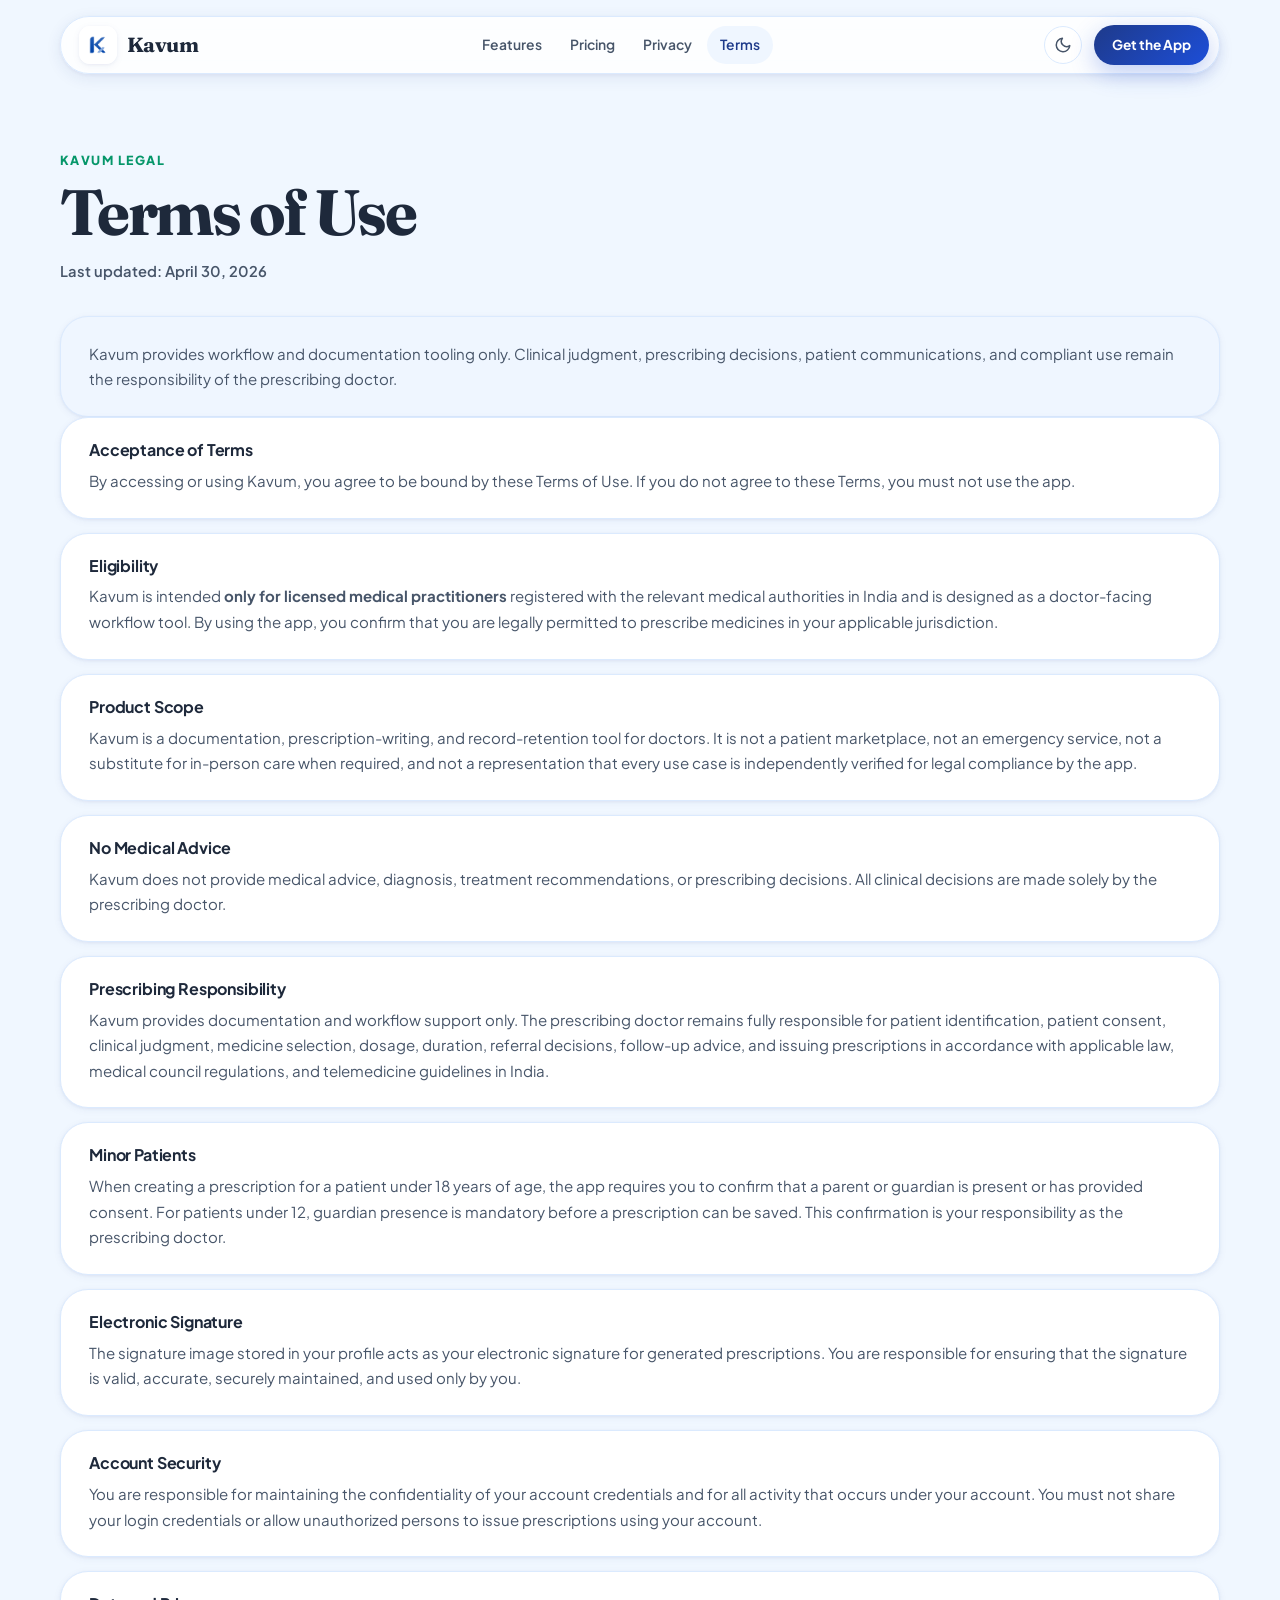
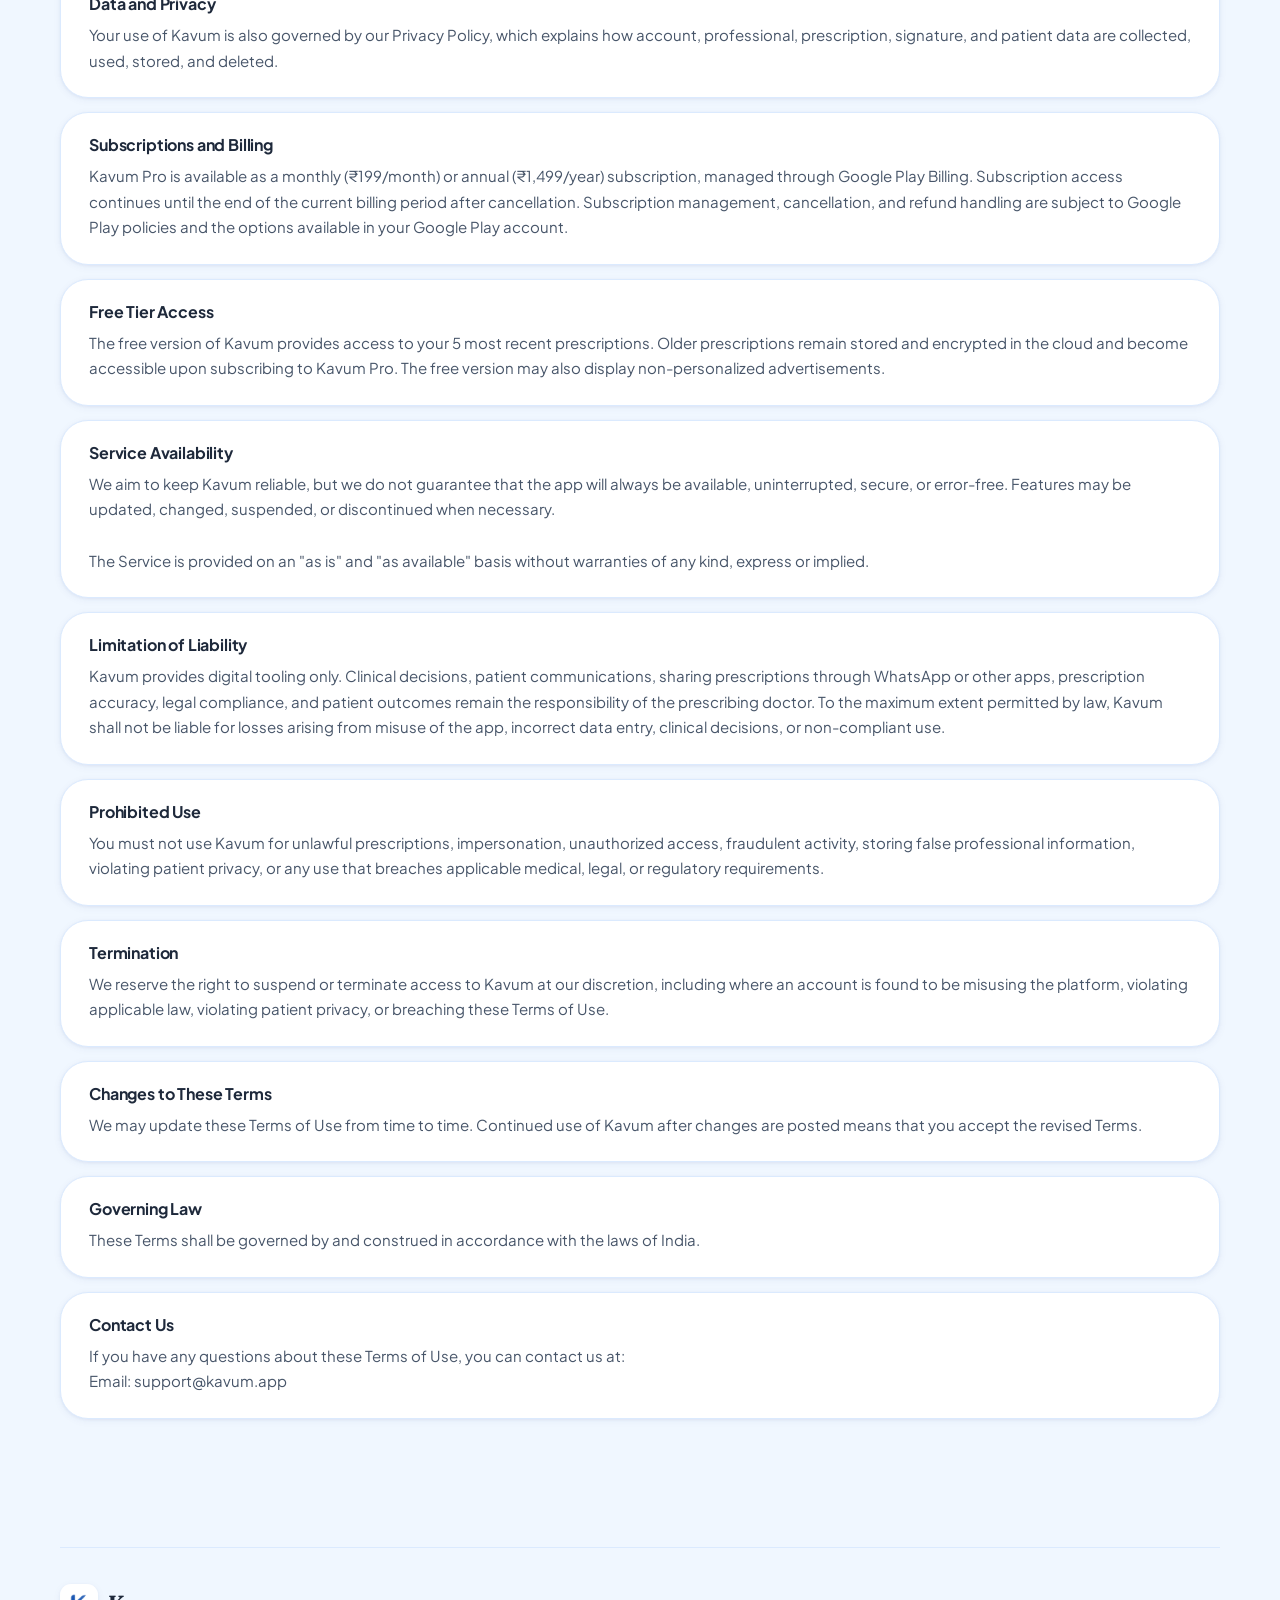
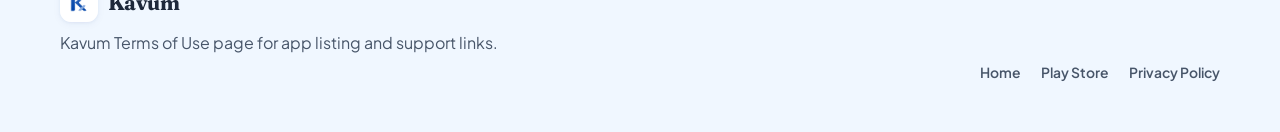
<file: terms.html>
<!DOCTYPE html>
<html lang="en-IN">

<head>
  <meta charset="UTF-8">
  <meta name="viewport" content="width=device-width, initial-scale=1.0">
  <title>Kavum Terms of Use | Prescription App for Doctors</title>
  <meta name="description" content="Read the Kavum terms of use for the digital prescription app built for doctors in India, including eligibility, subscriptions, and acceptable use.">
  <meta name="robots" content="index, follow, max-image-preview:large, max-snippet:-1, max-video-preview:-1">
  <meta name="author" content="Dr. Kailas Nath K M">
  <meta name="application-name" content="Kavum">
  <meta name="theme-color" content="#f6f1e8">
  <link rel="icon" type="image/png" href="assets/kavum_light.png">
  <link rel="apple-touch-icon" href="assets/kavum_light.png">
  <meta property="og:type" content="website">
  <meta property="og:url" content="https://kavum.in/terms.html">
  <meta property="og:site_name" content="Kavum">
  <meta property="og:locale" content="en_IN">
  <meta property="og:title" content="Kavum Terms of Use | Prescription App for Doctors">
  <meta property="og:description" content="Read the Kavum terms covering doctor eligibility, billing, and responsible use of the app in India.">
  <meta property="og:image" content="https://kavum.in/assets/app-art.png">
  <meta property="og:image:secure_url" content="https://kavum.in/assets/app-art.png">
  <meta property="og:image:width" content="1024">
  <meta property="og:image:height" content="1024">
  <meta property="og:image:alt" content="Kavum digital prescription app artwork">
  <meta name="twitter:card" content="summary_large_image">
  <meta name="twitter:title" content="Kavum Terms of Use | Prescription App for Doctors">
  <meta name="twitter:description" content="Read the Kavum terms covering doctor eligibility, billing, and responsible use of the app in India.">
  <meta name="twitter:image" content="https://kavum.in/assets/app-art.png">
  <meta name="twitter:image:alt" content="Kavum digital prescription app artwork">
  <link rel="canonical" href="https://kavum.in/terms.html">
  <link rel="alternate" hreflang="en-IN" href="https://kavum.in/terms.html">
  <link rel="alternate" hreflang="x-default" href="https://kavum.in/terms.html">
  <script type="application/ld+json">
  {
    "@context": "https://schema.org",
    "@type": "WebPage",
    "@id": "https://kavum.in/terms.html#webpage",
    "url": "https://kavum.in/terms.html",
    "name": "Kavum Terms of Use",
    "description": "Terms of Use for Kavum, the digital prescription app for doctors in India.",
    "inLanguage": "en-IN",
    "isPartOf": {
      "@type": "WebSite",
      "@id": "https://kavum.in/#website",
      "url": "https://kavum.in/",
      "name": "Kavum"
    },
    "about": {
      "@type": "SoftwareApplication",
      "@id": "https://kavum.in/#app",
      "name": "Kavum"
    },
    "author": {
      "@type": "Person",
      "name": "Dr. Kailas Nath K M"
    }
  }
  </script>
  <link rel="preconnect" href="https://fonts.googleapis.com">
  <link rel="preconnect" href="https://fonts.gstatic.com" crossorigin>
  <link
    href="https://fonts.googleapis.com/css2?family=Fraunces:opsz,wght@9..144,600;9..144,700&family=Plus+Jakarta+Sans:wght@400;500;600;700;800&display=swap"
    rel="stylesheet">
  <script>
    (function(){var t=localStorage.getItem('kavum-theme')||(window.matchMedia('(prefers-color-scheme: dark)').matches?'dark':'light');document.documentElement.dataset.theme=t;})();
  </script>
  <link rel="stylesheet" href="style.css">
</head>

<body class="site-policy">
  <div class="page-shell">
    <header class="site-header">
      <a class="brand" href="index.html" aria-label="Kavum home">
        <img class="brand__icon brand__icon--light" src="assets/kavum_light.png" alt="Kavum"><img class="brand__icon brand__icon--dark"  src="assets/kavum_dark.png"  alt="Kavum">
        <span class="brand__name">Kavum</span>
      </a>
      <nav class="site-nav" aria-label="Primary">
        <a href="index.html#features">Features</a>
        <a href="index.html#pricing">Pricing</a>
        <a href="privacy.html">Privacy</a>
        <a href="terms.html" aria-current="page">Terms</a>
      </nav>
      <button class="theme-toggle" id="theme-toggle" aria-label="Toggle dark mode" title="Toggle dark mode">
        <svg class="icon-moon" width="18" height="18" viewBox="0 0 24 24" fill="none" stroke="currentColor" stroke-width="2" stroke-linecap="round" stroke-linejoin="round"><path d="M21 12.79A9 9 0 1 1 11.21 3 7 7 0 0 0 21 12.79z"/></svg>
        <svg class="icon-sun"  width="18" height="18" viewBox="0 0 24 24" fill="none" stroke="currentColor" stroke-width="2" stroke-linecap="round" stroke-linejoin="round"><circle cx="12" cy="12" r="5"/><line x1="12" y1="1" x2="12" y2="3"/><line x1="12" y1="21" x2="12" y2="23"/><line x1="4.22" y1="4.22" x2="5.64" y2="5.64"/><line x1="18.36" y1="18.36" x2="19.78" y2="19.78"/><line x1="1" y1="12" x2="3" y2="12"/><line x1="21" y1="12" x2="23" y2="12"/><line x1="4.22" y1="19.78" x2="5.64" y2="18.36"/><line x1="18.36" y1="5.64" x2="19.78" y2="4.22"/></svg>
      </button>
      <a class="btn btn--primary btn--sm" href="https://play.google.com/store/apps/details?id=com.schr_0dinger.presco" target="_blank" rel="noreferrer">Get the App</a>
    </header>

    <main class="legal-page">
      <section class="legal-hero">
        <p class="eyebrow">Kavum legal</p>
        <h1>Terms of Use</h1>
        <p class="legal-updated">Last updated: April 30, 2026</p>
      </section>

      <section class="legal-card legal-card--notice">
        <p>
          Kavum provides workflow and documentation tooling only. Clinical
          judgment, prescribing decisions, patient communications, and compliant
          use remain the responsibility of the prescribing doctor.
        </p>
      </section>

      <section class="legal-card-list">
        <article class="legal-card">
          <h2>Acceptance of Terms</h2>
          <p>
            By accessing or using Kavum, you agree to be bound by these Terms
            of Use. If you do not agree to these Terms, you must not use the app.
          </p>
        </article>

        <article class="legal-card">
          <h2>Eligibility</h2>
          <p>
            Kavum is intended <strong>only for licensed medical practitioners</strong>
            registered with the relevant medical authorities in India and is
            designed as a doctor-facing workflow tool. By using the app, you
            confirm that you are legally permitted to prescribe medicines in
            your applicable jurisdiction.
          </p>
        </article>

        <article class="legal-card">
          <h2>Product Scope</h2>
          <p>
            Kavum is a documentation, prescription-writing, and
            record-retention tool for doctors. It is not a patient marketplace,
            not an emergency service, not a substitute for in-person care when
            required, and not a representation that every use case is
            independently verified for legal compliance by the app.
          </p>
        </article>

        <article class="legal-card">
          <h2>No Medical Advice</h2>
          <p>
            Kavum does not provide medical advice, diagnosis, treatment
            recommendations, or prescribing decisions. All clinical decisions are
            made solely by the prescribing doctor.
          </p>
        </article>

        <article class="legal-card">
          <h2>Prescribing Responsibility</h2>
          <p>
            Kavum provides documentation and workflow support only. The
            prescribing doctor remains fully responsible for patient
            identification, patient consent, clinical judgment, medicine
            selection, dosage, duration, referral decisions, follow-up advice,
            and issuing prescriptions in accordance with applicable law,
            medical council regulations, and telemedicine guidelines in India.
          </p>
        </article>

        <article class="legal-card">
          <h2>Minor Patients</h2>
          <p>
            When creating a prescription for a patient under 18 years of age,
            the app requires you to confirm that a parent or guardian is present
            or has provided consent. For patients under 12, guardian presence is
            mandatory before a prescription can be saved. This confirmation is
            your responsibility as the prescribing doctor.
          </p>
        </article>

        <article class="legal-card">
          <h2>Electronic Signature</h2>
          <p>
            The signature image stored in your profile acts as your electronic
            signature for generated prescriptions. You are responsible for
            ensuring that the signature is valid, accurate, securely maintained,
            and used only by you.
          </p>
        </article>

        <article class="legal-card">
          <h2>Account Security</h2>
          <p>
            You are responsible for maintaining the confidentiality of your
            account credentials and for all activity that occurs under your
            account. You must not share your login credentials or allow
            unauthorized persons to issue prescriptions using your account.
          </p>
        </article>

        <article class="legal-card">
          <h2>Data and Privacy</h2>
          <p>
            Your use of Kavum is also governed by our Privacy Policy, which
            explains how account, professional, prescription, signature, and
            patient data are collected, used, stored, and deleted.
          </p>
        </article>

        <article class="legal-card">
          <h2>Subscriptions and Billing</h2>
          <p>
            Kavum Pro is available as a monthly (₹199/month) or annual
            (₹1,499/year) subscription, managed through Google Play Billing.
            Subscription access continues until the end of the current billing
            period after cancellation. Subscription management, cancellation,
            and refund handling are subject to Google Play policies and the
            options available in your Google Play account.
          </p>
        </article>

        <article class="legal-card">
          <h2>Free Tier Access</h2>
          <p>
            The free version of Kavum provides access to your 5 most recent
            prescriptions. Older prescriptions remain stored and encrypted in
            the cloud and become accessible upon subscribing to Kavum Pro.
            The free version may also display non-personalized advertisements.
          </p>
        </article>

        <article class="legal-card">
          <h2>Service Availability</h2>
          <p>
            We aim to keep Kavum reliable, but we do not guarantee that the
            app will always be available, uninterrupted, secure, or error-free.
            Features may be updated, changed, suspended, or discontinued when
            necessary.
          </p><br>
          <p>The Service is provided on an "as is" and "as available" basis without warranties of any kind, express or implied.</p>  
        </article>

        <article class="legal-card">
          <h2>Limitation of Liability</h2>
          <p>
            Kavum provides digital tooling only. Clinical decisions, patient
            communications, sharing prescriptions through WhatsApp or other apps,
            prescription accuracy, legal compliance, and patient outcomes remain
            the responsibility of the prescribing doctor. To the maximum extent
            permitted by law, Kavum shall not be liable for losses arising
            from misuse of the app, incorrect data entry, clinical decisions, or
            non-compliant use.
          </p>
        </article>

        <article class="legal-card">
          <h2>Prohibited Use</h2>
          <p>
            You must not use Kavum for unlawful prescriptions, impersonation,
            unauthorized access, fraudulent activity, storing false professional
            information, violating patient privacy, or any use that breaches
            applicable medical, legal, or regulatory requirements.
          </p>
        </article>

        <article class="legal-card">
          <h2>Termination</h2>
          <p>
            We reserve the right to suspend or terminate access to Kavum at
            our discretion, including where an account is found to be misusing
            the platform, violating applicable law, violating patient privacy, or
            breaching these Terms of Use.
          </p>
        </article>

        <article class="legal-card">
          <h2>Changes to These Terms</h2>
          <p>
            We may update these Terms of Use from time to time. Continued use of
            Kavum after changes are posted means that you accept the revised
            Terms.
          </p>
        </article>

        <article class="legal-card">
          <h2>Governing Law</h2>
          <p>
            These Terms shall be governed by and construed in accordance with
            the laws of India.
          </p>
        </article>

        <article class="legal-card">
          <h2>Contact Us</h2>
          <p>
            If you have any questions about these Terms of Use, you can contact
            us at:
            <br>Email: support@kavum.app
          </p>
        </article>
      </section>
    </main>

    <footer class="site-footer">
      <div>
        <a class="brand brand--footer" href="index.html">
          <img class="brand__icon brand__icon--light" src="assets/kavum_light.png" alt="Kavum"><img class="brand__icon brand__icon--dark"  src="assets/kavum_dark.png"  alt="Kavum">
          <span class="brand__name">Kavum</span>
        </a>
        <p class="site-footer__note">Kavum Terms of Use page for app listing and support links.</p>
      </div>
      <div class="site-footer__links">
        <a href="index.html">Home</a>
        <a href="https://play.google.com/store/apps/details?id=com.schr_0dinger.presco" target="_blank" rel="noreferrer">Play Store</a>
        <a href="privacy.html">Privacy Policy</a>
      </div>
    </footer>
  </div>
  <script>
    (function(){
      var html=document.documentElement;
      var btn=document.getElementById('theme-toggle');
      btn.addEventListener('click',function(){
        var next=html.dataset.theme==='dark'?'light':'dark';
        html.dataset.theme=next;
        localStorage.setItem('kavum-theme',next);
      });
      window.matchMedia('(prefers-color-scheme: dark)').addEventListener('change',function(e){
        if(!localStorage.getItem('kavum-theme')){html.dataset.theme=e.matches?'dark':'light';}
      });
    })();
  </script>
</body>

</html>
</file>
<file: style.css>
/* ============================================================
   KAVUM - design tokens (mirrors Flutter app palette)
   ============================================================ */
:root {
  /* surfaces */
  --bg:              #F0F7FF;
  --bg-alt:          #EFF6FF;
  --surface:         #FFFFFF;
  --surface-hi:      #F8FBFF;

  /* ink */
  --ink:             #1E293B;
  --ink-2:           #334155;
  --ink-muted:       #475569;

  /* borders */
  --border:          #CBD5E1;
  --border-soft:     #DBEAFE;

  /* brand */
  --primary:         #1D4ED8;
  --primary-dk:      #1E3A8A;
  --primary-lt:      #3B82F6;
  --primary-bg:      #DBEAFE;
  --primary-bg-hi:   #EFF6FF;
  --on-primary-bg:   #1E3A8A;
  --secondary:       #0891B2;
  --secondary-bg:    #E0F2FE;

  /* status */
  --success:         #059669;
  --success-bg:      #D1FAE5;
  --danger:          #DC2626;

  /* hero gradient */
  --hero-a:          #1E3A8A;
  --hero-b:          #1D4ED8;

  /* glass / translucent components */
  --header-bg:       rgba(255, 255, 255, 0.82);
  --header-border:   var(--border-soft);
  --glass-card-bg:   rgba(255, 255, 255, 0.96);
  --glass-badge-bg:  rgba(255, 255, 255, 0.92);
  --glass-border:    rgba(255, 255, 255, 0.4);

  /* pro card */
  --pro-grad-a:      var(--primary-dk);
  --pro-grad-b:      var(--primary);
  --badge-bg:        #ffffff;
  --badge-color:     var(--primary-dk);
  --badge-shadow:    0 2px 8px rgba(30, 58, 138, 0.12);

  /* alt section */
  --alt-section-bg:  var(--bg-alt);

  /* shadows */
  --shadow-sm:       0 1px 3px rgba(30,58,138,.06), 0 2px 8px rgba(30,58,138,.05);
  --shadow-md:       0 4px 16px rgba(30,58,138,.09), 0 1px 4px rgba(30,58,138,.06);
  --shadow-lg:       0 20px 56px rgba(30,58,138,.16);
  --shadow-hero:     0 32px 80px rgba(30,58,138,.28);
  --shadow-primary:  0 8px 24px rgba(29, 78, 216, 0.28);
  --shadow-step-num: 0 6px 18px rgba(29, 78, 216, 0.28);

  /* geometry */
  --radius-xl:       28px;
  --radius-lg:       20px;
  --radius-md:       14px;
  --radius-sm:       8px;
  --radius-pill:     999px;

  /* typography */
  --font-display:    "Fraunces", Georgia, serif;
  --font-body:       "Plus Jakarta Sans", system-ui, sans-serif;

  /* motion */
  --ease:            cubic-bezier(.4, 0, .2, 1);
}

/* ── DARK (AMOLED + lava orange - mirrors Flutter dark theme) ── */
:root[data-theme="dark"] {
  --bg:              #000000;
  --bg-alt:          #080808;
  --surface:         #0D0D0D;
  --surface-hi:      #141414;

  --ink:             #F8FAFC;
  --ink-2:           #CBD5E1;
  --ink-muted:       #94A3B8;

  --border:          #2A2A2A;
  --border-soft:     #1F1F1F;

  --primary:         #FF4500;
  --primary-dk:      #FF4500;
  --primary-lt:      #FF7043;
  --primary-bg:      #2D0A00;
  --primary-bg-hi:   #1A0800;
  --on-primary-bg:   #FFD0B0;
  --secondary:       #FF7043;
  --secondary-bg:    #1A0800;

  --success:         #34D399;
  --success-bg:      #022C22;

  --hero-a:          #0A0200;
  --hero-b:          #2A0800;

  --header-bg:       rgba(13, 13, 13, 0.88);
  --header-border:   var(--border);
  --glass-card-bg:   rgba(20, 20, 20, 0.96);
  --glass-badge-bg:  rgba(20, 20, 20, 0.92);
  --glass-border:    rgba(255, 255, 255, 0.08);

  --pro-grad-a:      #1A0500;
  --pro-grad-b:      var(--primary);
  --badge-bg:        var(--primary);
  --badge-color:     #ffffff;
  --badge-shadow:    0 4px 12px rgba(255, 69, 0, 0.4);

  --alt-section-bg:  var(--surface);

  --shadow-sm:       0 1px 3px rgba(0,0,0,.5), 0 2px 8px rgba(0,0,0,.3);
  --shadow-md:       0 4px 16px rgba(0,0,0,.55), 0 1px 4px rgba(0,0,0,.4);
  --shadow-lg:       0 20px 56px rgba(0,0,0,.7);
  --shadow-hero:     0 32px 80px rgba(0,0,0,.8);
  --shadow-primary:  0 8px 24px rgba(255, 69, 0, 0.32);
  --shadow-step-num: 0 6px 18px rgba(255, 69, 0, 0.3);
}

/* ============================================================
   RESET & BASE
   ============================================================ */
*, *::before, *::after { box-sizing: border-box; margin: 0; padding: 0; }

html {
  scroll-behavior: smooth;
  -webkit-text-size-adjust: 100%;
  /* smooth theme transitions */
  transition: background-color 240ms var(--ease), color 240ms var(--ease);
}

body {
  font-family: var(--font-body);
  font-size: 1rem;
  line-height: 1.6;
  color: var(--ink);
  background: var(--bg);
  -webkit-font-smoothing: antialiased;
}

img { display: block; max-width: 100%; }
a   { color: inherit; text-decoration: none; }
ol, ul { list-style: none; }

/* ── LAYOUT WRAPPERS ── */
.wrap,
.page-shell {
  width: min(1160px, 100% - 40px);
  margin-inline: auto;
}

/* ============================================================
   TYPOGRAPHY
   ============================================================ */
h1, h2, h3 {
  font-family: var(--font-display);
  line-height: 1.02;
  letter-spacing: -.04em;
  color: var(--ink);
}

h1 { font-size: clamp(2.6rem, 5.5vw, 5rem); }
h2 { font-size: clamp(2rem, 3.8vw, 3.4rem); }
h3 { font-size: 1.12rem; font-family: var(--font-body); letter-spacing: -.01em; font-weight: 700; }

p { color: var(--ink-muted); line-height: 1.7; }

.eyebrow {
  font-size: .78rem;
  font-weight: 800;
  letter-spacing: .12em;
  text-transform: uppercase;
  color: var(--success);
}
.eyebrow--ink { color: var(--primary); }

/* ============================================================
   BUTTONS
   ============================================================ */
.btn {
  display: inline-flex;
  align-items: center;
  justify-content: center;
  gap: 8px;
  height: 48px;
  padding: 0 24px;
  border-radius: var(--radius-pill);
  font-family: var(--font-body);
  font-size: .93rem;
  font-weight: 700;
  border: none;
  cursor: pointer;
  transition: transform 160ms var(--ease), box-shadow 160ms var(--ease), background 160ms var(--ease);
  white-space: nowrap;
}
.btn:hover  { transform: translateY(-1px); }
.btn:active { transform: translateY(0); }

.btn--primary {
  background: linear-gradient(135deg, var(--primary-dk) 0%, var(--primary) 100%);
  color: #fff;
  box-shadow: var(--shadow-primary);
}
.btn--primary:hover { filter: brightness(1.08); }

.btn--white {
  background: #fff;
  color: var(--primary-dk);
  box-shadow: 0 8px 24px rgba(0,0,0,.12);
}
.btn--white:hover { background: #f5f9ff; }

.btn--ghost-white {
  background: rgba(255,255,255,.14);
  color: #fff;
  border: 1.5px solid rgba(255,255,255,.32);
  backdrop-filter: blur(8px);
}
.btn--ghost-white:hover { background: rgba(255,255,255,.22); }

.btn--outline {
  background: transparent;
  color: var(--primary);
  border: 1.5px solid var(--border-soft);
}
.btn--outline:hover { background: var(--primary-bg-hi); }

.btn--sm   { height: 40px; padding: 0 18px; font-size: .85rem; }
.btn--full { width: 100%; }

/* ── THEME TOGGLE ── */
.theme-toggle {
  width: 38px;
  height: 38px;
  border-radius: var(--radius-pill);
  border: 1.5px solid var(--border-soft);
  background: var(--surface);
  color: var(--ink-muted);
  cursor: pointer;
  display: grid;
  place-items: center;
  flex-shrink: 0;
  transition: background 160ms var(--ease), color 160ms var(--ease), border-color 160ms var(--ease);
}
.theme-toggle:hover {
  background: var(--primary-bg-hi);
  color: var(--primary);
  border-color: var(--primary-bg);
}

/* show sun in dark (click → go light), moon in light (click → go dark) */
.theme-toggle .icon-moon { display: block; }
.theme-toggle .icon-sun  { display: none; }
:root[data-theme="dark"] .theme-toggle .icon-moon { display: none; }
:root[data-theme="dark"] .theme-toggle .icon-sun  { display: block; }

/* ============================================================
   HEADER
   ============================================================ */
.site-header {
  position: sticky;
  top: 16px;
  z-index: 100;
  width: min(1160px, 100% - 40px);
  margin: 16px auto 0;
  padding: 8px 10px 8px 18px;
  display: flex;
  align-items: center;
  gap: 12px;
  border: 1px solid var(--header-border);
  border-radius: var(--radius-pill);
  background: var(--header-bg);
  backdrop-filter: blur(20px);
  -webkit-backdrop-filter: blur(20px);
  box-shadow: var(--shadow-md);
  transition: background 240ms var(--ease), border-color 240ms var(--ease);
}

/* legal pages: header sits inside .page-shell */
.page-shell .site-header {
  width: 100%;
  margin-left: 0;
  margin-right: 0;
}

.brand {
  display: inline-flex;
  align-items: center;
  gap: 10px;
  flex-shrink: 0;
}
.brand__icon {
  width: 38px;
  height: 38px;
  border-radius: 11px;
  box-shadow: var(--shadow-sm);
}

/* theme-adaptive brand icon */
.brand__icon--dark  { display: none; }
.brand__icon--light { display: block; }
:root[data-theme="dark"] .brand__icon--light { display: none; }
:root[data-theme="dark"] .brand__icon--dark  { display: block; }
.brand__name {
  font-family: var(--font-display);
  font-size: 1.28rem;
  font-weight: 700;
  letter-spacing: -.03em;
  color: var(--ink);
}

.site-nav {
  display: flex;
  gap: 2px;
  flex: 1;
  justify-content: center;
}
.site-nav a {
  padding: .48rem .82rem;
  border-radius: var(--radius-pill);
  font-size: .87rem;
  font-weight: 600;
  color: var(--ink-muted);
  transition: color 140ms, background 140ms;
}
.site-nav a:hover,
.site-nav a[aria-current="page"] {
  color: var(--on-primary-bg);
  background: var(--primary-bg-hi);
}

/* ============================================================
   HERO
   ============================================================ */
.hero {
  background: linear-gradient(135deg, var(--hero-a) 0%, var(--hero-b) 100%);
  margin-top: 20px;
  border-radius: var(--radius-xl);
  overflow: hidden;
  position: relative;
  transition: background 240ms var(--ease);
}

.hero::before {
  content: "";
  position: absolute;
  inset: 0;
  background:
    radial-gradient(ellipse at 20% 50%, rgba(255,255,255,.06) 0%, transparent 60%),
    radial-gradient(ellipse at 80% 20%, rgba(255,255,255,.04) 0%, transparent 50%);
  pointer-events: none;
}

.hero__inner {
  padding: 72px 0 64px;
  display: grid;
  grid-template-columns: 1fr 1fr;
  gap: 48px;
  align-items: center;
}

.hero__copy .eyebrow { color: rgba(255,255,255,.7); }
.hero__copy h1 { color: #fff; margin-top: .6rem; max-width: 12ch; }
.hero__copy .hero__lede {
  color: rgba(255,255,255,.72);
  margin-top: 1.2rem;
  max-width: 54ch;
  font-size: 1.05rem;
}
.hero__actions {
  display: flex;
  flex-wrap: wrap;
  gap: 12px;
  margin-top: 2rem;
}

.trust-pills {
  display: flex;
  flex-wrap: wrap;
  gap: 8px;
  margin-top: 1.6rem;
}
.trust-pills li {
  display: inline-flex;
  align-items: center;
  gap: 6px;
  padding: .42rem .82rem;
  border-radius: var(--radius-pill);
  background: rgba(255,255,255,.12);
  border: 1px solid rgba(255,255,255,.2);
  color: rgba(255,255,255,.82);
  font-size: .8rem;
  font-weight: 600;
  backdrop-filter: blur(4px);
}

/* ── prescription mockup ── */
.hero__visual {
  position: relative;
  display: flex;
  flex-direction: column;
  gap: 14px;
}

.rx-card {
  background: var(--glass-card-bg);
  border-radius: var(--radius-xl);
  border: 1px solid var(--glass-border);
  padding: 20px;
  box-shadow: var(--shadow-hero);
  transition: background 240ms var(--ease);
}

.rx-card__bar {
  display: flex;
  justify-content: space-between;
  margin-bottom: 14px;
}

.pill {
  display: inline-flex;
  align-items: center;
  padding: .33rem .72rem;
  border-radius: var(--radius-pill);
  font-size: .73rem;
  font-weight: 800;
  letter-spacing: .07em;
}
.pill--accent { background: var(--primary-bg); color: var(--on-primary-bg); }
.pill--muted  { background: var(--bg-alt); color: var(--ink-muted); }

.rx-sheet {
  padding: 16px;
  border-radius: var(--radius-lg);
  background: var(--bg);
  border: 1px solid var(--border-soft);
  transition: background 240ms var(--ease);
}

.rx-sheet__head {
  display: flex;
  align-items: center;
  gap: 12px;
  padding-bottom: 12px;
  border-bottom: 1px solid var(--border-soft);
  margin-bottom: 12px;
}
.rx-sheet__head img    { width: 40px; }
.rx-sheet__head strong { display: block; font-size: .93rem; color: var(--ink); }
.rx-sheet__head span   { display: block; font-size: .76rem; color: var(--ink-muted); margin-top: 1px; }

.rx-sheet__row {
  display: flex;
  justify-content: space-between;
  align-items: center;
  gap: 12px;
  padding: 7px 0;
  border-bottom: 1px dashed var(--border-soft);
  font-size: .86rem;
}
.rx-sheet__row span   { color: var(--ink-muted); }
.rx-sheet__row strong { color: var(--ink); }

.rx-symbol {
  font-family: var(--font-display);
  font-size: 1.9rem;
  font-weight: 700;
  color: var(--primary);
  margin-top: 12px;
  line-height: 1;
}

.rx-meds {
  margin: 5px 0 0;
  display: flex;
  flex-direction: column;
  gap: 0;
}
.rx-meds li {
  font-size: .83rem;
  color: var(--ink-2);
  padding: 5px 0;
  border-bottom: 1px solid var(--border-soft);
}

.rx-footer {
  display: flex;
  justify-content: space-between;
  align-items: center;
  margin-top: 11px;
  font-size: .81rem;
  color: var(--ink-muted);
}
.rx-sig { color: var(--success); font-weight: 600; }

.hero-badge {
  display: flex;
  align-items: center;
  gap: 14px;
  padding: 13px 17px;
  background: var(--glass-badge-bg);
  border: 1px solid var(--glass-border);
  border-radius: var(--radius-lg);
  box-shadow: var(--shadow-md);
  align-self: flex-start;
  margin-left: 28px;
  transition: background 240ms var(--ease);
}
.hero-badge svg    { color: var(--success); flex-shrink: 0; }
.hero-badge strong { display: block; font-size: .9rem; color: var(--ink); font-weight: 700; }
.hero-badge span   { display: block; font-size: .79rem; color: var(--ink-muted); margin-top: 1px; }

/* ============================================================
   SECTION SHARED
   ============================================================ */
.section { padding: 80px 0; }

.section--alt { position: relative; }
.section--alt::before {
  content: "";
  position: absolute;
  inset: 0 -20px;
  background: var(--alt-section-bg);
  border-radius: 48px;
  z-index: -1;
  transition: background 240ms var(--ease);
}

.section-head {
  margin-bottom: 48px;
  display: grid;
  gap: 12px;
  max-width: 640px;
}
.section-head h2 { line-height: 1.06; }
.section-head__sub {
  font-size: 1.05rem;
  color: var(--ink-muted);
  margin-top: 4px;
}

/* ============================================================
   FEATURE GRID
   ============================================================ */
.feature-grid {
  display: grid;
  grid-template-columns: repeat(2, 1fr);
  gap: 16px;
}

.feature-card {
  padding: 28px;
  border-radius: var(--radius-xl);
  background: var(--surface);
  border: 1px solid var(--border-soft);
  box-shadow: var(--shadow-sm);
  transition: transform 200ms var(--ease), box-shadow 200ms var(--ease), background 240ms var(--ease), border-color 240ms var(--ease);
}
.feature-card:hover {
  transform: translateY(-2px);
  box-shadow: var(--shadow-md);
}

:root[data-theme="dark"] .feature-card { border-color: var(--border); }

.feature-card__icon {
  width: 48px;
  height: 48px;
  border-radius: var(--radius-md);
  background: var(--primary-bg);
  color: var(--on-primary-bg);
  display: grid;
  place-items: center;
  margin-bottom: 18px;
  transition: background 240ms var(--ease);
}

.feature-card h3 { margin-bottom: 8px; }
.feature-card p  { font-size: .94rem; }

/* ============================================================
   STEPS / WORKFLOW
   ============================================================ */
.steps { display: grid; gap: 12px; }

.step {
  display: grid;
  grid-template-columns: 60px 1fr;
  gap: 20px;
  align-items: start;
  padding: 24px;
  border-radius: var(--radius-xl);
  background: var(--surface);
  border: 1px solid var(--border-soft);
  box-shadow: var(--shadow-sm);
  transition: background 240ms var(--ease), border-color 240ms var(--ease);
}

:root[data-theme="dark"] .step {
  border-color: var(--border);
  background: var(--surface-hi);
}

.step__num {
  width: 48px;
  height: 48px;
  border-radius: 50%;
  background: linear-gradient(135deg, var(--primary-dk), var(--primary));
  color: #fff;
  font-weight: 800;
  font-size: 1.05rem;
  display: grid;
  place-items: center;
  flex-shrink: 0;
  box-shadow: var(--shadow-step-num);
  transition: background 240ms var(--ease), box-shadow 240ms var(--ease);
}

.step h3 { margin-bottom: 6px; }
.step p  { font-size: .94rem; }

/* ============================================================
   PRICING
   ============================================================ */
.pricing-grid {
  display: grid;
  grid-template-columns: 1fr 1fr 1fr;
  gap: 16px;
  align-items: start;
}

.pricing-card {
  position: relative;
  padding: 28px;
  border-radius: var(--radius-xl);
  background: var(--surface);
  border: 1px solid var(--border-soft);
  box-shadow: var(--shadow-sm);
  display: flex;
  flex-direction: column;
  gap: 20px;
  transition: background 240ms var(--ease), border-color 240ms var(--ease);
}

:root[data-theme="dark"] .pricing-card { border-color: var(--border); }

.pricing-card--pro {
  background: linear-gradient(160deg, var(--pro-grad-a) 0%, var(--pro-grad-b) 100%);
  border-color: transparent;
  box-shadow: var(--shadow-lg);
}

:root[data-theme="dark"] .pricing-card--pro {
  border-color: rgba(255, 69, 0, 0.3);
}

.pricing-card--pro h3,
.pricing-card--pro .price-amount,
.pricing-card--pro .price-period,
.pricing-card--pro .price-billed,
.pricing-card--pro .feat { color: rgba(255,255,255,.9); }
.pricing-card--pro .feat--yes::before { background-color: rgba(255,255,255,.18); }
.pricing-card--pro .feat--no { opacity: .42; }
.pricing-card--pro .pricing-card__head p { color: rgba(255,255,255,.65); }

.pricing-card__badge {
  position: absolute;
  top: -13px;
  left: 50%;
  transform: translateX(-50%);
  padding: .28rem .9rem;
  border-radius: var(--radius-pill);
  background: var(--badge-bg);
  color: var(--badge-color);
  font-size: .73rem;
  font-weight: 800;
  letter-spacing: .08em;
  text-transform: uppercase;
  box-shadow: var(--badge-shadow);
  white-space: nowrap;
  transition: background 240ms var(--ease), color 240ms var(--ease);
}

.pricing-card__head h3 {
  font-family: var(--font-body);
  font-size: 1.08rem;
  letter-spacing: 0;
  color: var(--ink);
  margin-bottom: 4px;
}
.pricing-card__head p { font-size: .87rem; }

.pricing-card__price {
  display: flex;
  align-items: baseline;
  gap: 6px;
}
.price-amount {
  font-family: var(--font-display);
  font-size: 2.5rem;
  font-weight: 700;
  letter-spacing: -.04em;
  color: var(--ink);
  line-height: 1;
}
.price-period { font-size: .88rem; color: var(--ink-muted); font-weight: 500; }
.price-billed  { font-size: .81rem; color: var(--ink-muted); margin-top: -12px; }

.pricing-card__features {
  display: flex;
  flex-direction: column;
  gap: 9px;
  flex: 1;
}

.feat {
  display: flex;
  align-items: center;
  gap: 9px;
  font-size: .87rem;
  color: var(--ink-2);
}

.feat::before {
  content: "";
  width: 20px;
  height: 20px;
  border-radius: 50%;
  flex-shrink: 0;
  display: grid;
  place-items: center;
}

.feat--yes {
  position: relative;
}
.feat--yes::before {
  background-color: var(--success-bg);
  /* checkmark via clip-path so it respects CSS variable colour */
}
.feat--yes::after {
  content: "";
  position: absolute;
  left: 4px;
  top: 50%;
  transform: translateY(-50%) rotate(45deg);
  width: 5px;
  height: 9px;
  border-right: 2.2px solid var(--success);
  border-bottom: 2.2px solid var(--success);
  pointer-events: none;
}

.feat--no { opacity: .45; }
.feat--no::before {
  background-color: var(--bg-alt);
  background-image: url("data:image/svg+xml,%3Csvg xmlns='http://www.w3.org/2000/svg' viewBox='0 0 20 20' fill='none' stroke='%23475569' stroke-width='2.2' stroke-linecap='round'%3E%3Cline x1='5' y1='5' x2='15' y2='15'/%3E%3Cline x1='15' y1='5' x2='5' y2='15'/%3E%3C/svg%3E");
  background-size: 12px;
  background-position: center;
  background-repeat: no-repeat;
}

.pricing-note {
  text-align: center;
  font-size: .83rem;
  color: var(--ink-muted);
  margin-top: 20px;
}

/* ============================================================
   LEGAL LINKS
   ============================================================ */
.legal-link-grid {
  display: grid;
  grid-template-columns: 1fr 1fr;
  gap: 16px;
}

.legal-link-card {
  padding: 28px;
  border-radius: var(--radius-xl);
  background: var(--surface);
  border: 1px solid var(--border-soft);
  box-shadow: var(--shadow-sm);
  display: flex;
  flex-direction: column;
  gap: 10px;
  transition: background 240ms var(--ease), border-color 240ms var(--ease);
}

:root[data-theme="dark"] .legal-link-card { border-color: var(--border); }

.legal-link-card__icon {
  width: 44px;
  height: 44px;
  border-radius: var(--radius-md);
  background: var(--primary-bg);
  color: var(--primary);
  display: grid;
  place-items: center;
}

.legal-link-card h3 { margin-top: 4px; }

.text-link {
  display: inline-flex;
  align-items: center;
  gap: 6px;
  color: var(--primary);
  font-weight: 700;
  font-size: .9rem;
  margin-top: 4px;
  transition: gap 160ms var(--ease);
}
.text-link::after { content: "→"; }
.text-link:hover  { gap: 10px; }

/* ============================================================
   FOOTER
   ============================================================ */
.site-footer {
  border-top: 1px solid var(--border-soft);
  margin-top: 48px;
  padding: 36px 0 48px;
  transition: border-color 240ms var(--ease);
}

:root[data-theme="dark"] .site-footer { border-color: var(--border); }

.site-footer__inner {
  display: flex;
  align-items: flex-start;
  justify-content: space-between;
  gap: 32px;
  flex-wrap: wrap;
}

.site-footer__brand p {
  margin-top: 10px;
  font-size: .87rem;
  max-width: 38ch;
}

.site-footer__links {
  display: flex;
  flex-wrap: wrap;
  gap: 8px 20px;
  justify-content: flex-end;
  align-items: center;
  padding-top: 6px;
}
.site-footer__links a {
  font-size: .87rem;
  font-weight: 600;
  color: var(--ink-muted);
  transition: color 140ms;
}
.site-footer__links a:hover { color: var(--primary); }

/* ============================================================
   LEGAL PAGES  (privacy.html / terms.html)
   ============================================================ */
.legal-page { padding: 48px 0 80px; }

.legal-hero { padding: 28px 0 32px; }
.legal-hero h1 {
  font-size: clamp(2.2rem, 5vw, 4.4rem);
  margin-top: .5rem;
}
.legal-updated {
  margin-top: .9rem;
  color: var(--ink-muted);
  font-weight: 600;
  font-size: .92rem;
}

.legal-card-list { display: grid; gap: 14px; }

.legal-card {
  padding: 24px 28px;
  border-radius: var(--radius-xl);
  background: var(--surface);
  border: 1px solid var(--border-soft);
  box-shadow: var(--shadow-sm);
  transition: background 240ms var(--ease), border-color 240ms var(--ease);
}

:root[data-theme="dark"] .legal-card { border-color: var(--border); }

.legal-card h2 {
  font-family: var(--font-body);
  font-size: 1rem;
  font-weight: 700;
  letter-spacing: -.01em;
  color: var(--ink);
  margin-bottom: .6rem;
}
.legal-card p { font-size: .94rem; }

.legal-card--notice {
  background: var(--primary-bg-hi);
  border-color: var(--border-soft);
}

:root[data-theme="dark"] .legal-card--notice {
  background: var(--primary-bg);
  border-color: rgba(255, 69, 0, 0.2);
}

/* ============================================================
   RESPONSIVE
   ============================================================ */
@media (max-width: 1020px) {
  .pricing-grid {
    grid-template-columns: 1fr;
    max-width: 420px;
  }
  .pricing-card--pro { order: -1; }
}

@media (max-width: 860px) {
  .hero__inner {
    grid-template-columns: 1fr;
    padding: 52px 0 48px;
  }
  .hero__copy h1 { max-width: none; }
  .hero-badge { margin-left: 0; }
  .feature-grid,
  .legal-link-grid { grid-template-columns: 1fr; }
  .pricing-grid { max-width: none; }
}

@media (max-width: 640px) {
  .wrap,
  .page-shell { width: calc(100% - 28px); }

  .site-header {
    width: calc(100% - 20px);
    top: 10px;
    border-radius: var(--radius-xl);
    flex-wrap: wrap;
    gap: 8px;
  }
  .site-nav { display: none; }

  h1 { font-size: clamp(2.2rem, 9vw, 3rem); }
  h2 { font-size: clamp(1.7rem, 7vw, 2.4rem); }

  .hero { border-radius: var(--radius-xl); }
  .hero__inner { padding: 40px 0 36px; }

  .section { padding: 56px 0; }
  .section--alt::before { inset: 0 -14px; border-radius: 32px; }
  .section-head { margin-bottom: 32px; }

  .step { grid-template-columns: 1fr; }

  .site-footer__inner { flex-direction: column; gap: 20px; }
  .site-footer__links { justify-content: flex-start; }

  .pricing-grid { max-width: 100%; }
}
</file>
